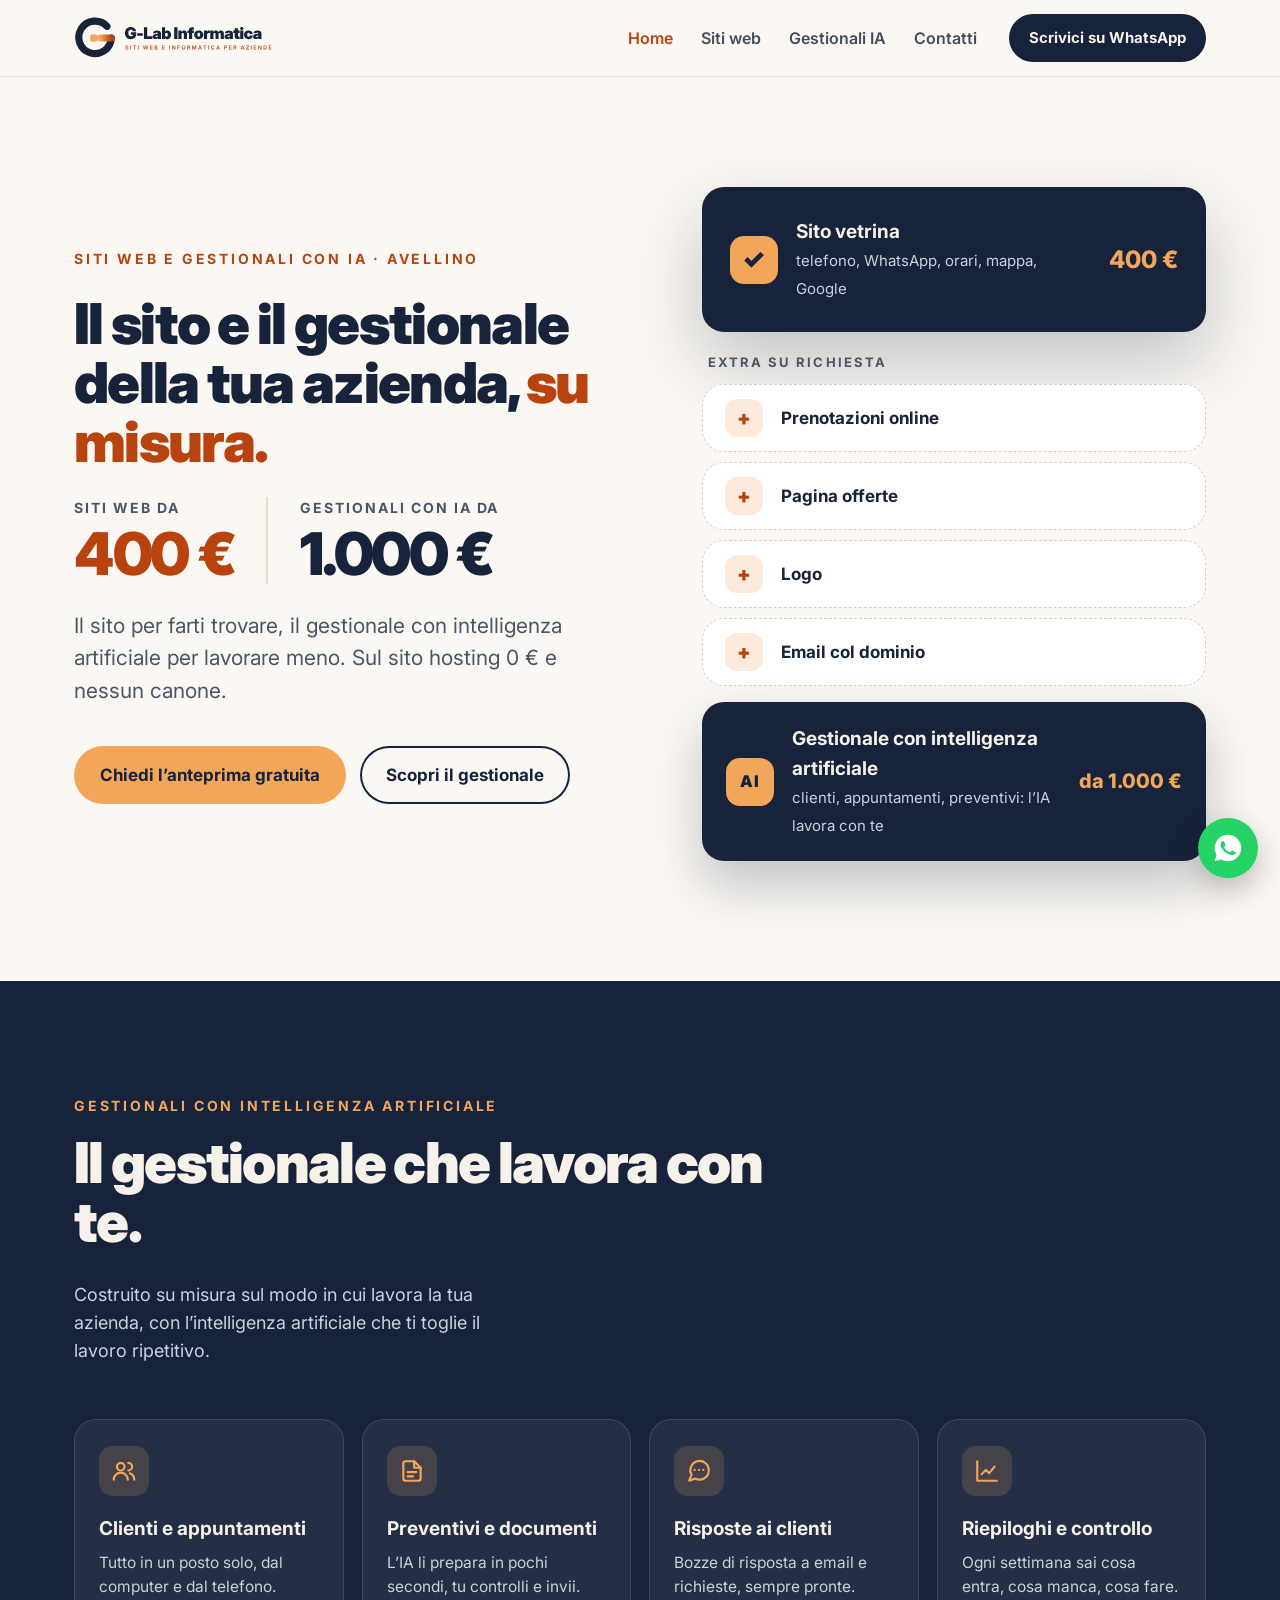
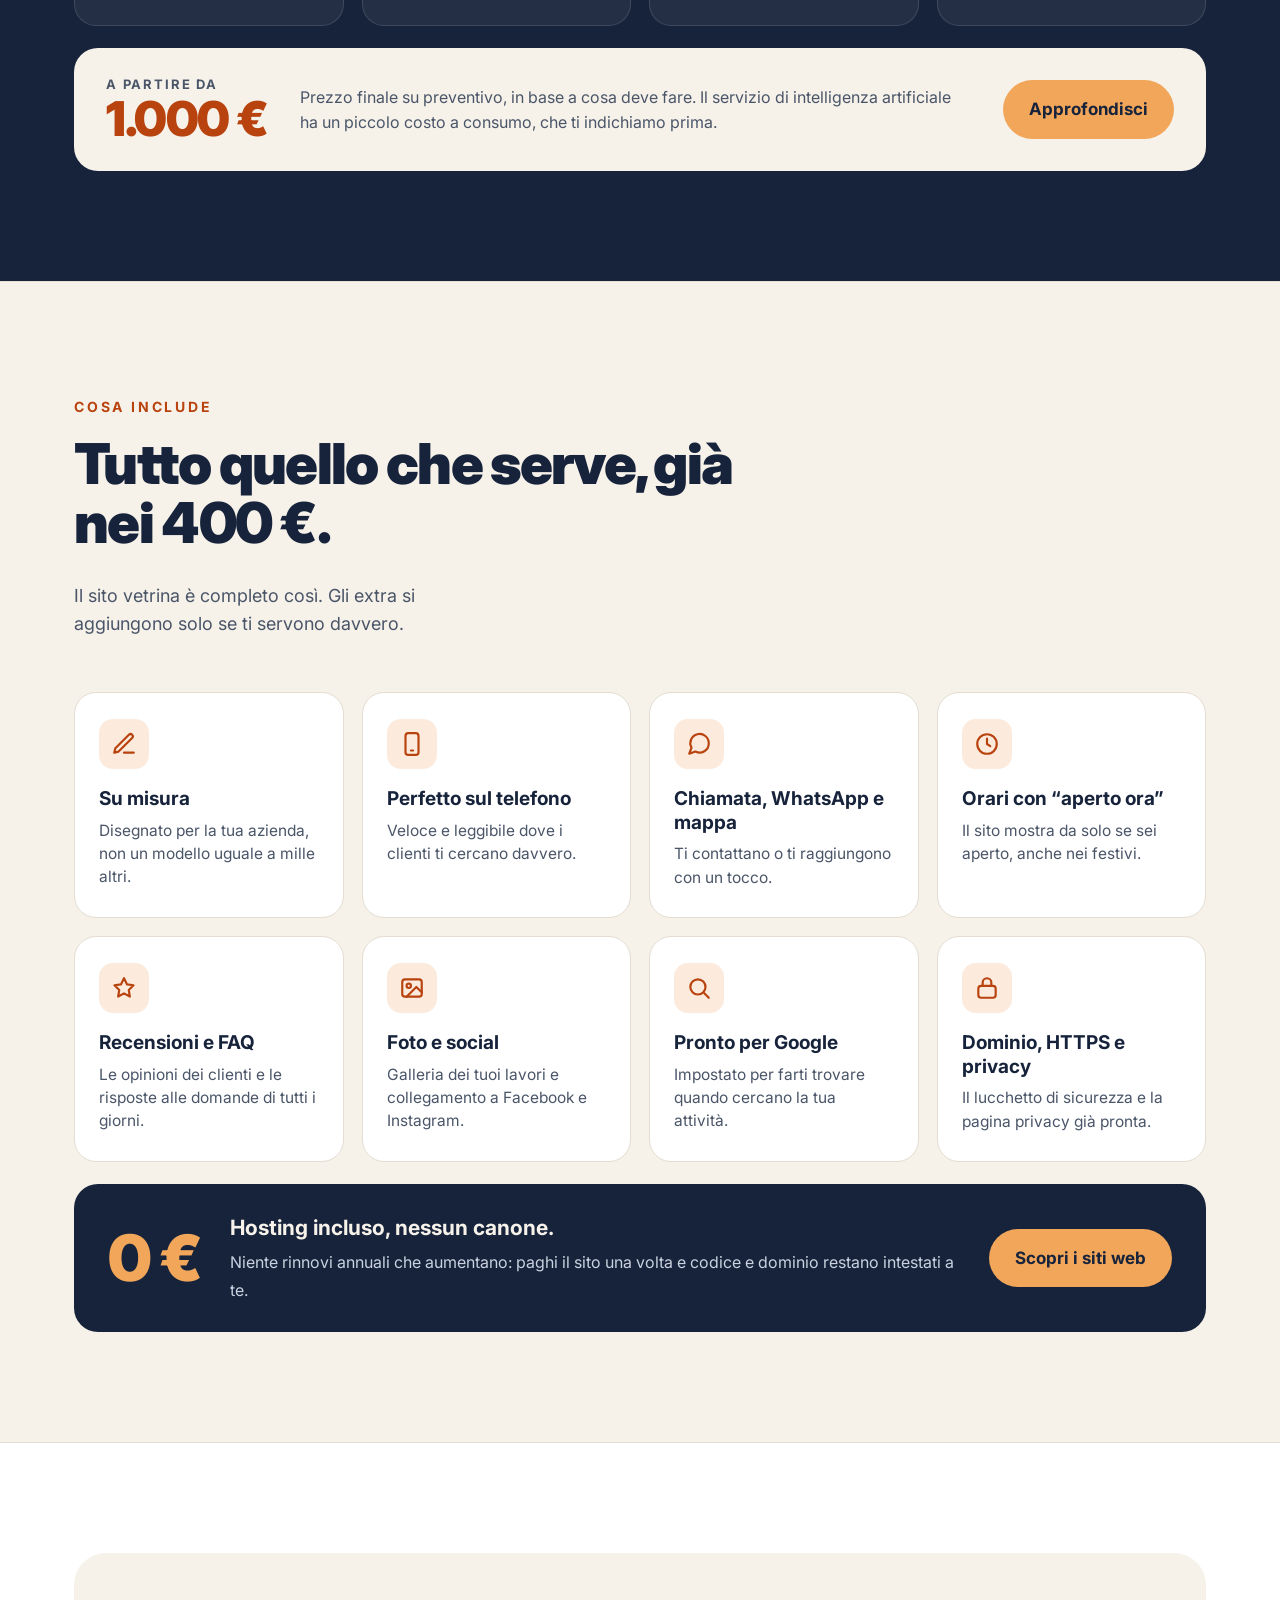
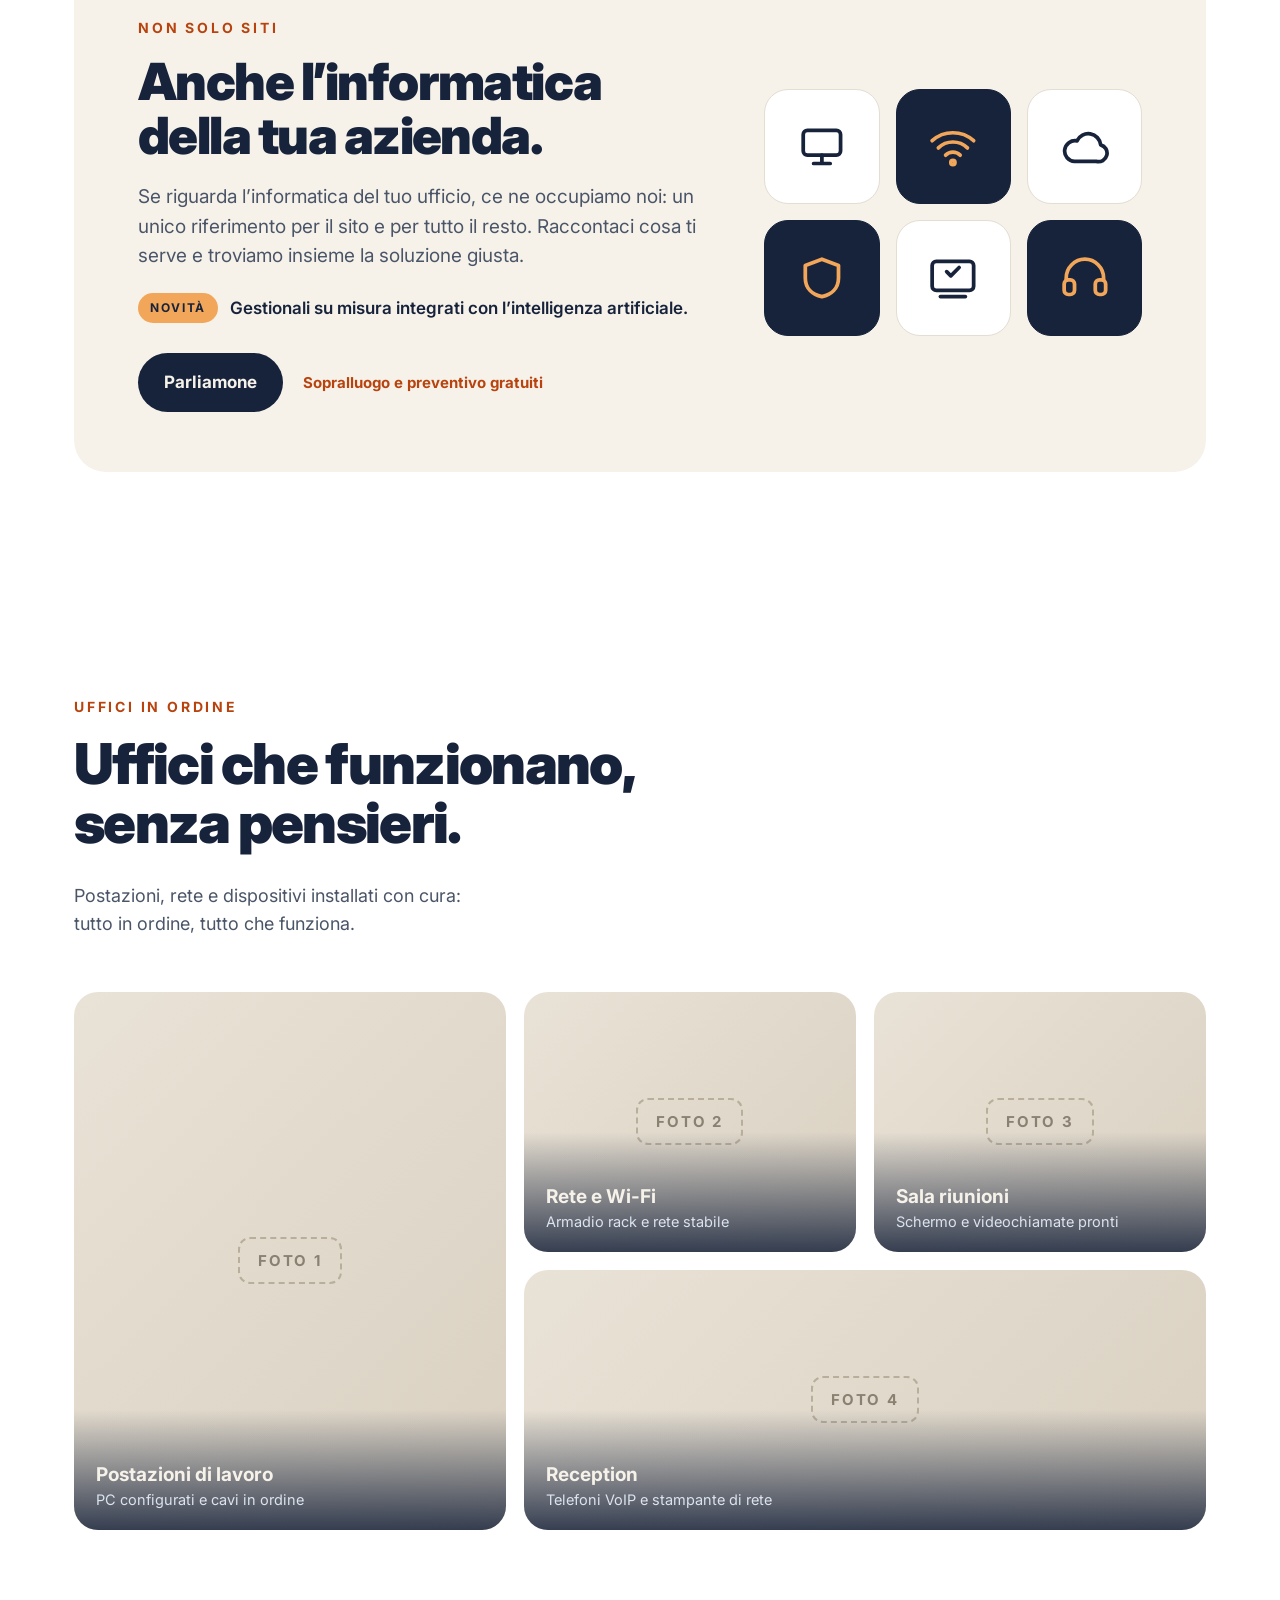
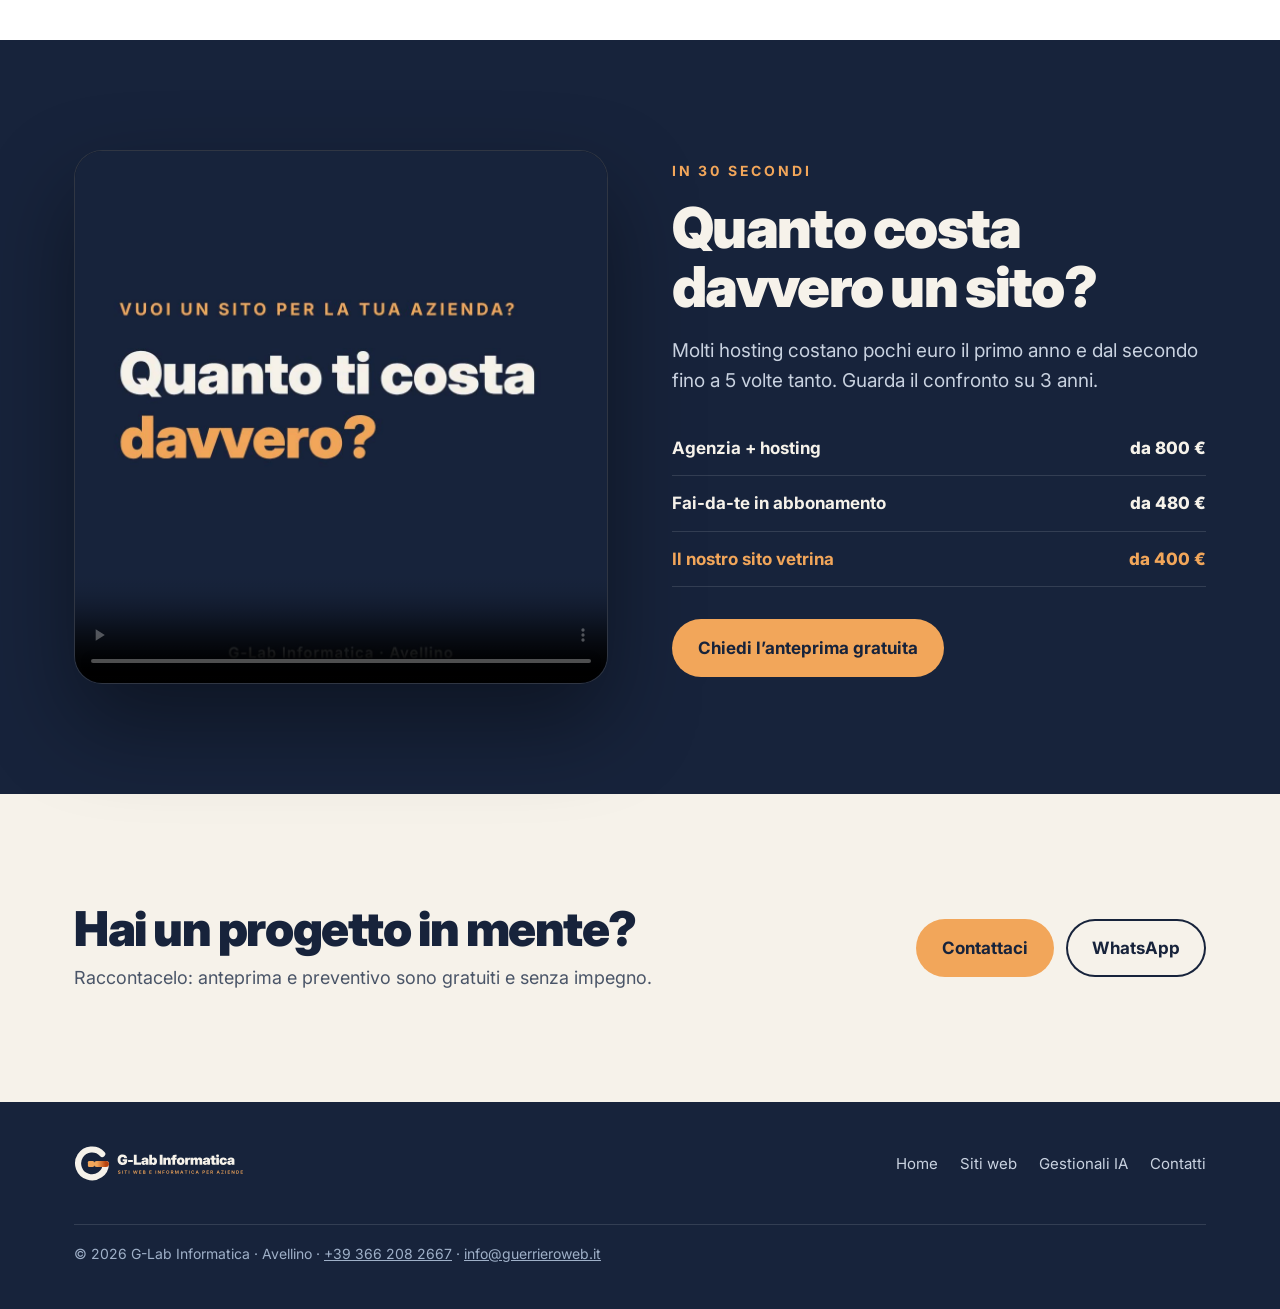
<file: index.html>
<!doctype html>
<html lang="it">
<head>
<meta charset="utf-8">
<meta name="viewport" content="width=device-width,initial-scale=1">
<meta name="robots" content="noindex">
<title>G-Lab Informatica - Siti web e gestionali con IA per aziende ad Avellino</title>
<meta name="description" content="G-Lab Informatica, Avellino: siti web per aziende da 400 €, gestionali su misura con intelligenza artificiale e servizi informatici. Preventivo gratuito.">
<link rel="icon" href="favicon.ico">
<link rel="preconnect" href="https://fonts.googleapis.com"><link rel="preconnect" href="https://fonts.gstatic.com" crossorigin>
<link rel="stylesheet" href="https://fonts.googleapis.com/css2?family=Inter:wght@400;500;600;700;800;900&display=swap">
<link rel="stylesheet" href="css/stile.css">
</head>
<body>
<header class="top"><div class="w">
<a class="logo" href="index.html"><img src="img/logo-glab.svg" alt="G-Lab Informatica - Siti web e informatica per aziende"></a>
<nav class="nav" id="menu"><a href="index.html" class="on" aria-current="page">Home</a><a href="siti.html">Siti web</a><a href="gestionali.html">Gestionali IA</a><a href="contatti.html">Contatti</a></nav>
<a class="btn nv" href="https://wa.me/393662082667">Scrivici su WhatsApp</a>
<button class="mb" aria-label="Apri il menu" aria-expanded="false" aria-controls="menu"><svg width="26" height="26" viewBox="0 0 24 24" fill="none" stroke="#17233B" stroke-width="2.2" stroke-linecap="round"><path d="M4 7h16M4 12h16M4 17h16"/></svg></button>
</div></header>
<main>
<section class="hero chiaro" id="hero"><div class="w">
<div>
<span class="eb">Siti web e gestionali con IA · Avellino</span>
<h1>Il sito e il gestionale della tua azienda, <span>su misura.</span></h1>
<div class="prz"><div><small>Siti web da</small><b>400&nbsp;€</b></div><div class="pai"><small>Gestionali con IA da</small><b>1.000&nbsp;€</b></div></div>
<p class="lead">Il sito per farti trovare, il gestionale con intelligenza artificiale per lavorare meno. Sul sito <span style="white-space:nowrap">hosting 0 €</span> e nessun canone.</p>
<div class="cta"><a class="btn or" href="contatti.html">Chiedi l’anteprima gratuita</a><a class="btn gh" href="#ia">Scopri il gestionale</a></div>
</div>
<div class="slots">
<div class="sl base"><div class="ic">✓</div><div><b>Sito vetrina</b><span>telefono, WhatsApp, orari, mappa, Google</span></div><em>400 €</em></div>
<p class="lbl">Extra su richiesta</p>
<div class="sl sm"><div class="ic">+</div><div><b>Prenotazioni online</b></div></div>
<div class="sl sm"><div class="ic">+</div><div><b>Pagina offerte</b></div></div>
<div class="sl sm"><div class="ic">+</div><div><b>Logo</b></div></div>
<div class="sl sm"><div class="ic">+</div><div><b>Email col dominio</b></div></div>
<a class="sl ai" href="#ia"><div class="ic">AI</div><div><b>Gestionale con intelligenza artificiale</b><span>clienti, appuntamenti, preventivi: l’IA lavora con te</span></div><em>da 1.000 €</em></a>
</div>
</div></section><section class="ia" id="ia"><div class="w">
<div class="head"><div><span class="eb">Gestionali con intelligenza artificiale</span><h2>Il gestionale che lavora con te.</h2></div><p>Costruito su misura sul modo in cui lavora la tua azienda, con l’intelligenza artificiale che ti toglie il lavoro ripetitivo.</p></div>
<div class="iag"><div class="iac"><i><svg viewBox="0 0 24 24" fill="none" stroke="currentColor" stroke-width="2" stroke-linecap="round" stroke-linejoin="round"><circle cx="9" cy="8" r="3.5"/><path d="M2.5 20a6.5 6.5 0 0 1 13 0"/><path d="M16 4.5a3.5 3.5 0 0 1 0 7M21.5 20a6.5 6.5 0 0 0-4-6"/></svg></i><b>Clienti e appuntamenti</b><span>Tutto in un posto solo, dal computer e dal telefono.</span></div><div class="iac"><i><svg viewBox="0 0 24 24" fill="none" stroke="currentColor" stroke-width="2" stroke-linecap="round" stroke-linejoin="round"><path d="M14 3H6a2 2 0 0 0-2 2v14a2 2 0 0 0 2 2h12a2 2 0 0 0 2-2V9Z"/><path d="M14 3v6h6M8 13h8M8 17h5"/></svg></i><b>Preventivi e documenti</b><span>L’IA li prepara in pochi secondi, tu controlli e invii.</span></div><div class="iac"><i><svg viewBox="0 0 24 24" fill="none" stroke="currentColor" stroke-width="2" stroke-linecap="round" stroke-linejoin="round"><path d="M21 11.5a8.4 8.4 0 0 1-12.3 7.4L3 21l2.1-5.6A8.5 8.5 0 1 1 21 11.5Z"/><path d="M8 11h.01M12 11h.01M16 11h.01"/></svg></i><b>Risposte ai clienti</b><span>Bozze di risposta a email e richieste, sempre pronte.</span></div><div class="iac"><i><svg viewBox="0 0 24 24" fill="none" stroke="currentColor" stroke-width="2" stroke-linecap="round" stroke-linejoin="round"><path d="M3 3v18h18"/><path d="m7 15 4-4 3 3 5-6"/></svg></i><b>Riepiloghi e controllo</b><span>Ogni settimana sai cosa entra, cosa manca, cosa fare.</span></div></div>
<div class="iab"><div><small>A partire da</small><b>1.000&nbsp;€</b></div><p>Prezzo finale su preventivo, in base a cosa deve fare. Il servizio di intelligenza artificiale ha un piccolo costo a consumo, che ti indichiamo prima.</p><a class="btn or" href="gestionali.html">Approfondisci</a></div>
</div></section><section class="incluso" id="incluso"><div class="w">
<div class="head"><div><span class="eb">Cosa include</span><h2>Tutto quello che serve, già nei 400&nbsp;€.</h2></div><p>Il sito vetrina è completo così. Gli extra si aggiungono solo se ti servono davvero.</p></div>
<div class="incg"><div class="inc"><i><svg viewBox="0 0 24 24" fill="none" stroke="currentColor" stroke-width="2" stroke-linecap="round" stroke-linejoin="round"><path d="M12 20h9"/><path d="M16.5 3.5a2.1 2.1 0 0 1 3 3L7 19l-4 1 1-4Z"/></svg></i><b>Su misura</b><span>Disegnato per la tua azienda, non un modello uguale a mille altri.</span></div><div class="inc"><i><svg viewBox="0 0 24 24" fill="none" stroke="currentColor" stroke-width="2" stroke-linecap="round" stroke-linejoin="round"><rect x="6" y="2" width="12" height="20" rx="2.5"/><path d="M11 18h2"/></svg></i><b>Perfetto sul telefono</b><span>Veloce e leggibile dove i clienti ti cercano davvero.</span></div><div class="inc"><i><svg viewBox="0 0 24 24" fill="none" stroke="currentColor" stroke-width="2" stroke-linecap="round" stroke-linejoin="round"><path d="M21 11.5a8.4 8.4 0 0 1-12.3 7.4L3 21l2.1-5.6A8.5 8.5 0 1 1 21 11.5Z"/></svg></i><b>Chiamata, WhatsApp e mappa</b><span>Ti contattano o ti raggiungono con un tocco.</span></div><div class="inc"><i><svg viewBox="0 0 24 24" fill="none" stroke="currentColor" stroke-width="2" stroke-linecap="round" stroke-linejoin="round"><circle cx="12" cy="12" r="9"/><path d="M12 7v5l3 2"/></svg></i><b>Orari con “aperto ora”</b><span>Il sito mostra da solo se sei aperto, anche nei festivi.</span></div><div class="inc"><i><svg viewBox="0 0 24 24" fill="none" stroke="currentColor" stroke-width="2" stroke-linecap="round" stroke-linejoin="round"><path d="M12 3l2.7 5.6 6.1.9-4.4 4.3 1 6.1L12 17l-5.4 2.9 1-6.1L3.2 9.5l6.1-.9Z"/></svg></i><b>Recensioni e FAQ</b><span>Le opinioni dei clienti e le risposte alle domande di tutti i giorni.</span></div><div class="inc"><i><svg viewBox="0 0 24 24" fill="none" stroke="currentColor" stroke-width="2" stroke-linecap="round" stroke-linejoin="round"><rect x="3" y="4" width="18" height="16" rx="2.5"/><circle cx="9" cy="10" r="2"/><path d="m21 16-5-5-9 9"/></svg></i><b>Foto e social</b><span>Galleria dei tuoi lavori e collegamento a Facebook e Instagram.</span></div><div class="inc"><i><svg viewBox="0 0 24 24" fill="none" stroke="currentColor" stroke-width="2" stroke-linecap="round" stroke-linejoin="round"><circle cx="11" cy="11" r="7"/><path d="m21 21-4.3-4.3"/></svg></i><b>Pronto per Google</b><span>Impostato per farti trovare quando cercano la tua attività.</span></div><div class="inc"><i><svg viewBox="0 0 24 24" fill="none" stroke="currentColor" stroke-width="2" stroke-linecap="round" stroke-linejoin="round"><rect x="4" y="10" width="16" height="11" rx="2.5"/><path d="M8 10V7a4 4 0 0 1 8 0v3"/></svg></i><b>Dominio, HTTPS e privacy</b><span>Il lucchetto di sicurezza e la pagina privacy già pronta.</span></div></div>
<div class="hb"><div class="z">0&nbsp;€</div><div><b>Hosting incluso, nessun canone.</b><span>Niente rinnovi annuali che aumentano: paghi il sito una volta e codice e dominio restano intestati a te.</span></div><a class="btn nv" href="siti.html">Scopri i siti web</a></div>
</div></section><section class="info" id="informatica"><div class="w"><div class="ib">
<div>
<span class="eb">Non solo siti</span>
<h2>Anche l’informatica della tua azienda.</h2>
<p>Se riguarda l’informatica del tuo ufficio, ce ne occupiamo noi: un unico riferimento per il sito e per tutto il resto. Raccontaci cosa ti serve e troviamo insieme la soluzione giusta.</p>
<p class="nuovo"><b>Novità</b>Gestionali su misura integrati con l’intelligenza artificiale.</p>
<div class="cta"><a class="btn nv" href="contatti.html">Parliamone</a><span>Sopralluogo e preventivo gratuiti</span></div>
</div>
<div class="ig"><i><svg viewBox="0 0 24 24" fill="none" stroke="currentColor" stroke-width="1.8" stroke-linecap="round" stroke-linejoin="round"><rect x="3" y="4" width="18" height="12" rx="2"/><path d="M8 20h8M12 16v4"/></svg></i><i><svg viewBox="0 0 24 24" fill="none" stroke="currentColor" stroke-width="1.8" stroke-linecap="round" stroke-linejoin="round"><path d="M5 12.5a10 10 0 0 1 14 0"/><path d="M8.5 16a5 5 0 0 1 7 0"/><path d="M2 9a15 15 0 0 1 20 0"/><circle cx="12" cy="19.5" r="1"/></svg></i><i><svg viewBox="0 0 24 24" fill="none" stroke="currentColor" stroke-width="1.8" stroke-linecap="round" stroke-linejoin="round"><path d="M17.5 19H7a5 5 0 1 1 1.2-9.9A6 6 0 0 1 19.6 11 4 4 0 0 1 17.5 19Z"/></svg></i><i><svg viewBox="0 0 24 24" fill="none" stroke="currentColor" stroke-width="1.8" stroke-linecap="round" stroke-linejoin="round"><path d="M12 3l8 3v6c0 5-3.5 8-8 9-4.5-1-8-4-8-9V6Z"/></svg></i><i><svg viewBox="0 0 24 24" fill="none" stroke="currentColor" stroke-width="1.8" stroke-linecap="round" stroke-linejoin="round"><rect x="2" y="4" width="20" height="14" rx="2"/><path d="M6 21h12"/><path d="m9 9 2 2 4-4"/></svg></i><i><svg viewBox="0 0 24 24" fill="none" stroke="currentColor" stroke-width="1.8" stroke-linecap="round" stroke-linejoin="round"><path d="M3 13v-1a9 9 0 0 1 18 0v1"/><rect x="2" y="13" width="5" height="7" rx="2"/><rect x="17" y="13" width="5" height="7" rx="2"/></svg></i></div>
</div></div></section>
<section class="uffici" id="uffici"><div class="w">
<div class="head"><div><span class="eb">Uffici in ordine</span><h2>Uffici che funzionano, senza pensieri.</h2></div><p>Postazioni, rete e dispositivi installati con cura: tutto in ordine, tutto che funziona.</p></div>
<div class="ufg"><figure class="uf big"><div class="ph-uf"><span>Foto 1</span></div><figcaption><b>Postazioni di lavoro</b><span>PC configurati e cavi in ordine</span></figcaption></figure><figure class="uf"><div class="ph-uf"><span>Foto 2</span></div><figcaption><b>Rete e Wi-Fi</b><span>Armadio rack e rete stabile</span></figcaption></figure><figure class="uf"><div class="ph-uf"><span>Foto 3</span></div><figcaption><b>Sala riunioni</b><span>Schermo e videochiamate pronti</span></figcaption></figure><figure class="uf"><div class="ph-uf"><span>Foto 4</span></div><figcaption><b>Reception</b><span>Telefoni VoIP e stampante di rete</span></figcaption></figure></div>
</div></section>
<section class="vid" id="video"><div class="w vg">
<div class="vbox"><video src="video/quanto-costa.mp4" poster="video/quanto-costa.jpg" autoplay muted loop playsinline controls preload="metadata" aria-label="Video: quanto costa davvero un sito in 3 anni"></video></div>
<div>
<span class="eb">In 30 secondi</span>
<h2>Quanto costa davvero un sito?</h2>
<p class="lead2">Molti hosting costano pochi euro il primo anno e dal secondo fino a 5 volte tanto. Guarda il confronto su 3 anni.</p>
<ul class="vl"><li><b>Agenzia + hosting</b><span>da 800 €</span></li><li><b>Fai-da-te in abbonamento</b><span>da 480 €</span></li><li class="me"><b>Il nostro sito vetrina</b><span>da 400 €</span></li></ul>
<a class="btn or" href="contatti.html">Chiedi l’anteprima gratuita</a>
</div>
</div></section><section class="cband"><div class="w cb"><div><h2>Hai un progetto in mente?</h2><p>Raccontacelo: anteprima e preventivo sono gratuiti e senza impegno.</p></div><div class="az"><a class="btn or" href="contatti.html">Contattaci</a><a class="btn gh" href="https://wa.me/393662082667">WhatsApp</a></div></div></section>
</main>
<footer><div class="w"><img src="img/logo-glab-chiaro.svg" alt="G-Lab Informatica"><nav class="fl"><a href="index.html">Home</a><a href="siti.html">Siti web</a><a href="gestionali.html">Gestionali IA</a><a href="contatti.html">Contatti</a></nav><p class="cp">© 2026 G-Lab Informatica · Avellino · <a href="tel:+393662082667" style="color:inherit">+39 366 208 2667</a> · <a href="mailto:info@guerrieroweb.it" style="color:inherit">info@guerrieroweb.it</a></p></div></footer>
<a class="wa" href="https://wa.me/393662082667" aria-label="Scrivici su WhatsApp"><svg width="32" height="32" viewBox="0 0 24 24" fill="#fff"><path d="M12 2a10 10 0 0 0-8.6 15.1L2 22l5-1.3A10 10 0 1 0 12 2zm5.3 14.1c-.2.6-1.3 1.2-1.8 1.2-.5.1-1 .1-3.3-.8-2.8-1.1-4.5-3.9-4.7-4.1-.1-.2-1.1-1.5-1.1-2.9s.7-2 1-2.3c.2-.3.5-.3.7-.3h.5c.2 0 .4 0 .6.5l.9 2.1c.1.2.1.4 0 .5l-.4.6-.4.4c-.1.2-.3.3-.1.6.2.3.8 1.3 1.7 2.1 1.2 1 2.1 1.3 2.4 1.5.3.1.5.1.6-.1l.9-1c.2-.3.4-.2.7-.1l2 1c.3.1.5.2.5.3.1.2.1.7-.1 1.3z"/></svg></a>
<script src="js/main.js"></script>
</body>
</html>
</file>
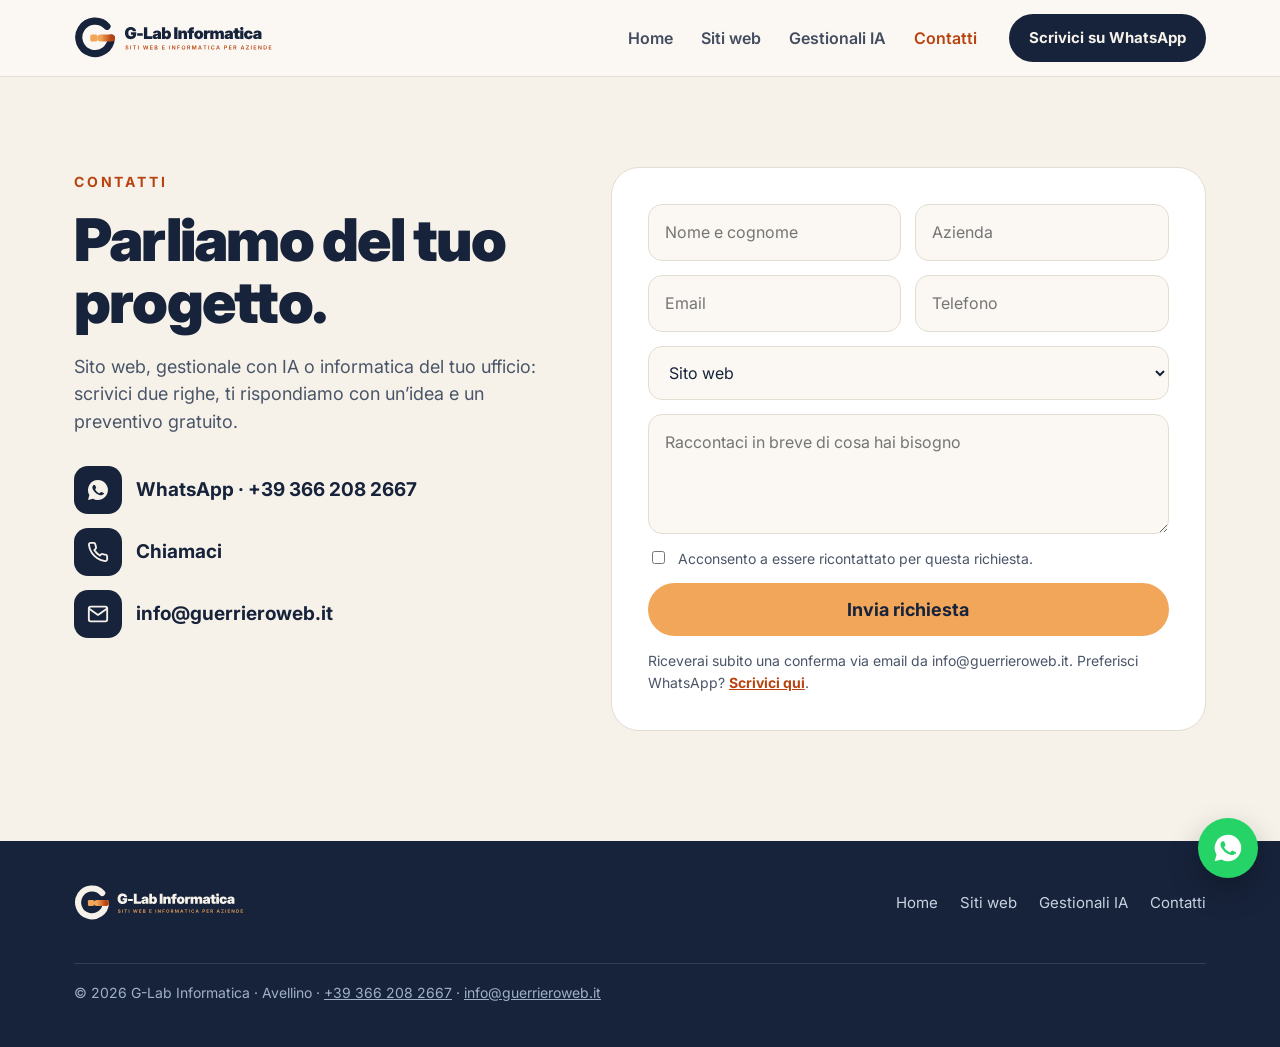
<file: contatti.html>
<!doctype html>
<html lang="it">
<head>
<meta charset="utf-8">
<meta name="viewport" content="width=device-width,initial-scale=1">
<meta name="robots" content="noindex">
<title>Contatti - G-Lab Informatica, Avellino</title>
<meta name="description" content="Contatta G-Lab Informatica: siti web, gestionali con intelligenza artificiale e informatica per aziende ad Avellino. Preventivo gratuito.">
<link rel="icon" href="favicon.ico">
<link rel="preconnect" href="https://fonts.googleapis.com"><link rel="preconnect" href="https://fonts.gstatic.com" crossorigin>
<link rel="stylesheet" href="https://fonts.googleapis.com/css2?family=Inter:wght@400;500;600;700;800;900&display=swap">
<link rel="stylesheet" href="css/stile.css">
</head>
<body>
<header class="top"><div class="w">
<a class="logo" href="index.html"><img src="img/logo-glab.svg" alt="G-Lab Informatica - Siti web e informatica per aziende"></a>
<nav class="nav" id="menu"><a href="index.html">Home</a><a href="siti.html">Siti web</a><a href="gestionali.html">Gestionali IA</a><a href="contatti.html" class="on" aria-current="page">Contatti</a></nav>
<a class="btn nv" href="https://wa.me/393662082667">Scrivici su WhatsApp</a>
<button class="mb" aria-label="Apri il menu" aria-expanded="false" aria-controls="menu"><svg width="26" height="26" viewBox="0 0 24 24" fill="none" stroke="#17233B" stroke-width="2.2" stroke-linecap="round"><path d="M4 7h16M4 12h16M4 17h16"/></svg></button>
</div></header>
<main>
<section class="contatti ctp"><div class="w ct">
<div>
<span class="eb">Contatti</span>
<h1 style="font-size:clamp(40px,4.6vw,62px);margin:14px 0 20px">Parliamo del tuo progetto.</h1>
<p class="lead" style="color:var(--muted)">Sito web, gestionale con IA o informatica del tuo ufficio: scrivici due righe, ti rispondiamo con un’idea e un preventivo gratuito.</p>
<div class="ci" style="margin-top:30px">
<a href="https://wa.me/393662082667"><i><svg width="24" height="24" viewBox="0 0 24 24" fill="#F6F2EA"><path d="M12 2a10 10 0 0 0-8.6 15.1L2 22l5-1.3A10 10 0 1 0 12 2zm5.3 14.1c-.2.6-1.3 1.2-1.8 1.2-.5.1-1 .1-3.3-.8-2.8-1.1-4.5-3.9-4.7-4.1-.1-.2-1.1-1.5-1.1-2.9s.7-2 1-2.3c.2-.3.5-.3.7-.3h.5c.2 0 .4 0 .6.5l.9 2.1c.1.2.1.4 0 .5l-.4.6-.4.4c-.1.2-.3.3-.1.6.2.3.8 1.3 1.7 2.1 1.2 1 2.1 1.3 2.4 1.5.3.1.5.1.6-.1l.9-1c.2-.3.4-.2.7-.1l2 1c.3.1.5.2.5.3.1.2.1.7-.1 1.3z"/></svg></i>WhatsApp · +39 366 208 2667</a>
<a href="tel:+393662082667"><i><svg width="22" height="22" viewBox="0 0 24 24" fill="none" stroke="#F6F2EA" stroke-width="2" stroke-linecap="round" stroke-linejoin="round"><path d="M22 16.9v3a2 2 0 0 1-2.2 2 19.8 19.8 0 0 1-8.6-3.1 19.5 19.5 0 0 1-6-6A19.8 19.8 0 0 1 2.1 4.2 2 2 0 0 1 4.1 2h3a2 2 0 0 1 2 1.7c.1 1 .4 1.9.7 2.8a2 2 0 0 1-.5 2.1L8 9.9a16 16 0 0 0 6 6l1.3-1.3a2 2 0 0 1 2.1-.4c.9.3 1.8.6 2.8.7a2 2 0 0 1 1.7 2z"/></svg></i>Chiamaci</a>
<a href="mailto:info@guerrieroweb.it"><i><svg width="22" height="22" viewBox="0 0 24 24" fill="none" stroke="#F6F2EA" stroke-width="2" stroke-linecap="round" stroke-linejoin="round"><rect x="2" y="4" width="20" height="16" rx="2"/><path d="m22 6-10 7L2 6"/></svg></i>info@guerrieroweb.it</a>
</div>
</div>
<form id="prev" novalidate>
<input id="fNome" placeholder="Nome e cognome" autocomplete="name" maxlength="80" required>
<input id="fAz" placeholder="Azienda" autocomplete="organization" maxlength="80">
<input id="fEmail" type="email" placeholder="Email" autocomplete="email" maxlength="120" required>
<input id="fTel" type="tel" placeholder="Telefono" autocomplete="tel" maxlength="25">
<select id="fTipo" class="f"><option>Sito web</option><option>Gestionale con intelligenza artificiale</option><option>Informatica per l’ufficio</option><option>Altro</option></select>
<textarea id="fMsg" class="f" placeholder="Raccontaci in breve di cosa hai bisogno" maxlength="2000"></textarea>
<div class="trappola" aria-hidden="true" style="position:absolute;left:-9999px"><label for="fSito">Non compilare</label><input id="fSito" tabindex="-1" autocomplete="off"></div>
<label class="f" style="display:flex;gap:10px;align-items:flex-start;font-size:14px;color:var(--muted)"><input type="checkbox" id="fOk" style="width:auto;margin-top:3px"><span>Acconsento a essere ricontattato per questa richiesta.</span></label>
<p class="f" id="fErr" role="alert" style="color:#B3261E;font-size:15px;margin:0;display:none"></p>
<button class="btn or f" type="submit" id="fInvia">Invia richiesta</button>
<small class="f">Riceverai subito una conferma via email da info@guerrieroweb.it. Preferisci WhatsApp? <a href="https://wa.me/393662082667" style="color:var(--rust);font-weight:700">Scrivici qui</a>.</small>
<p class="f" id="fOkMsg" style="display:none;background:#E6F1E5;color:#2E7D2A;border-radius:14px;padding:16px 18px;font-weight:600;margin:0">Grazie! Abbiamo ricevuto la tua richiesta: controlla la tua email, ti abbiamo scritto da info@guerrieroweb.it.</p>
</form>
</div></section>
</main>
<footer><div class="w"><img src="img/logo-glab-chiaro.svg" alt="G-Lab Informatica"><nav class="fl"><a href="index.html">Home</a><a href="siti.html">Siti web</a><a href="gestionali.html">Gestionali IA</a><a href="contatti.html">Contatti</a></nav><p class="cp">© 2026 G-Lab Informatica · Avellino · <a href="tel:+393662082667" style="color:inherit">+39 366 208 2667</a> · <a href="mailto:info@guerrieroweb.it" style="color:inherit">info@guerrieroweb.it</a></p></div></footer>
<a class="wa" href="https://wa.me/393662082667" aria-label="Scrivici su WhatsApp"><svg width="32" height="32" viewBox="0 0 24 24" fill="#fff"><path d="M12 2a10 10 0 0 0-8.6 15.1L2 22l5-1.3A10 10 0 1 0 12 2zm5.3 14.1c-.2.6-1.3 1.2-1.8 1.2-.5.1-1 .1-3.3-.8-2.8-1.1-4.5-3.9-4.7-4.1-.1-.2-1.1-1.5-1.1-2.9s.7-2 1-2.3c.2-.3.5-.3.7-.3h.5c.2 0 .4 0 .6.5l.9 2.1c.1.2.1.4 0 .5l-.4.6-.4.4c-.1.2-.3.3-.1.6.2.3.8 1.3 1.7 2.1 1.2 1 2.1 1.3 2.4 1.5.3.1.5.1.6-.1l.9-1c.2-.3.4-.2.7-.1l2 1c.3.1.5.2.5.3.1.2.1.7-.1 1.3z"/></svg></a>
<script src="js/main.js"></script>
</body>
</html>
</file>
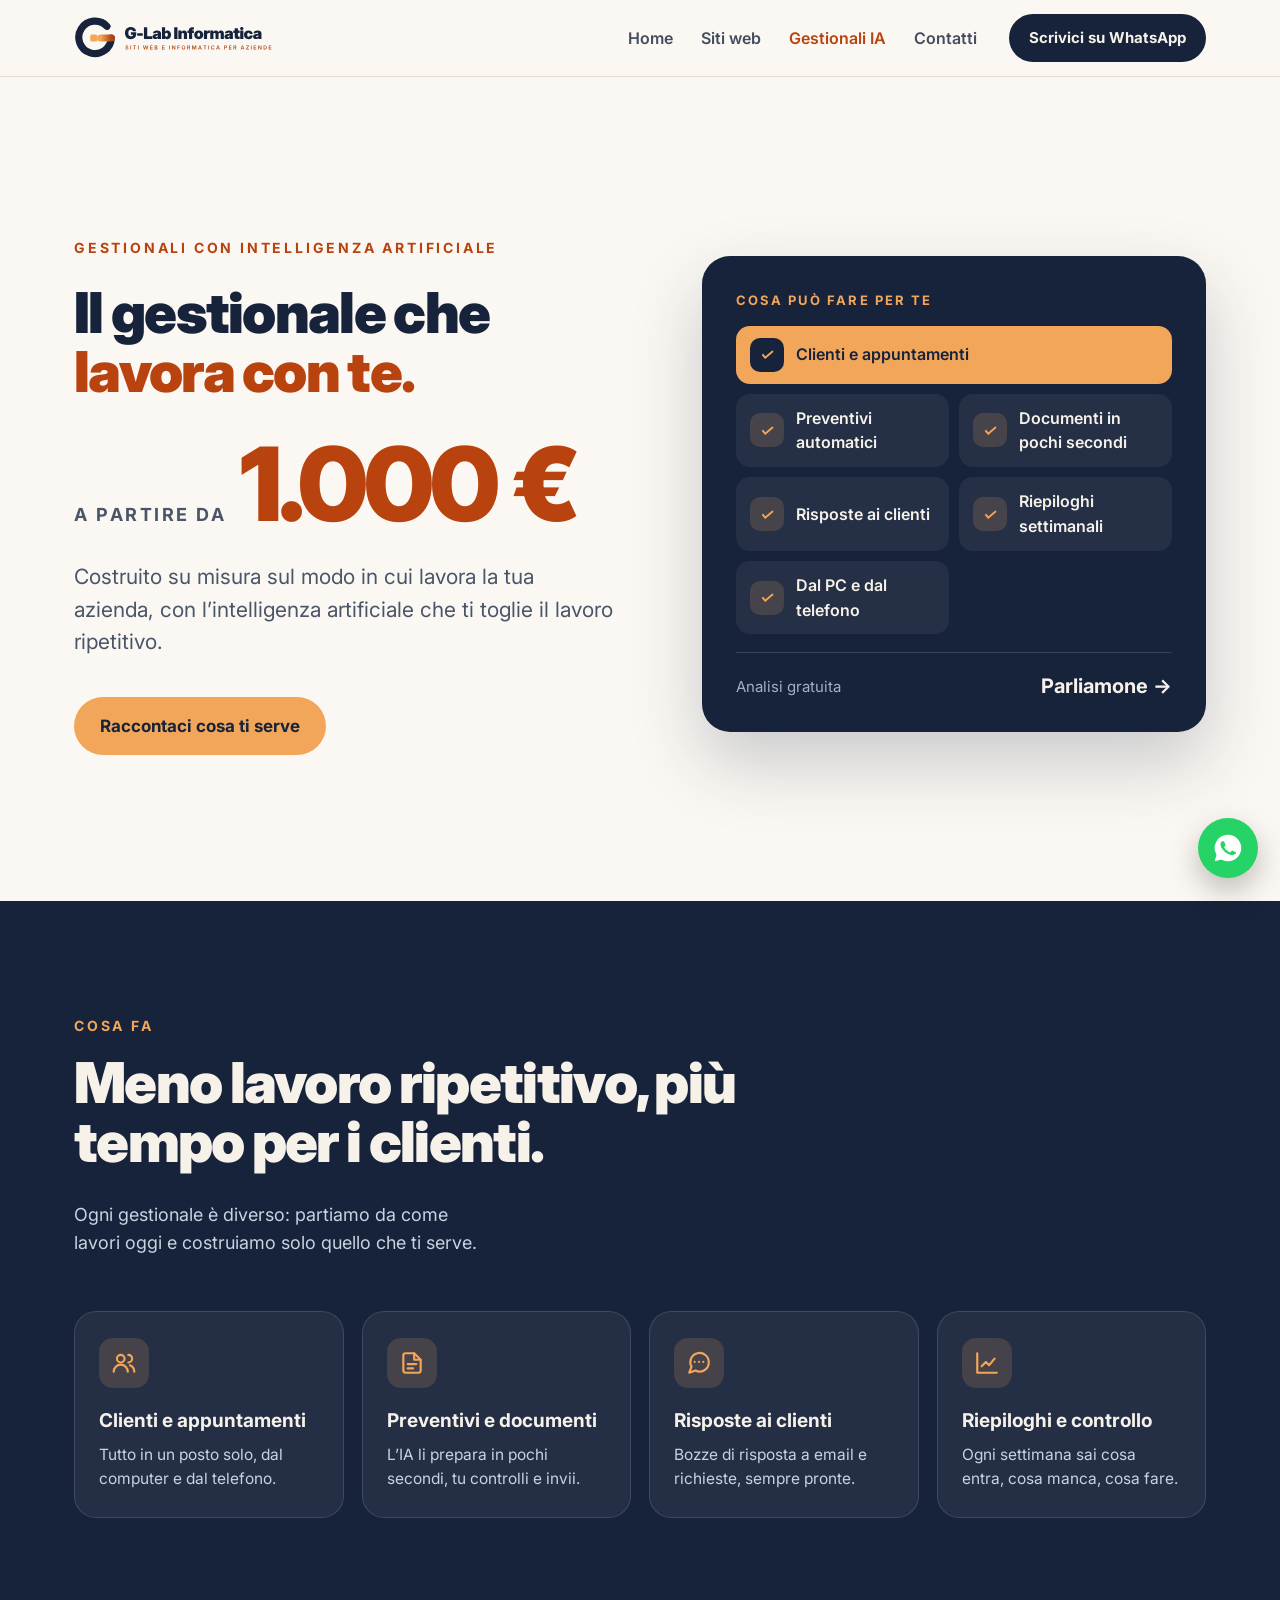
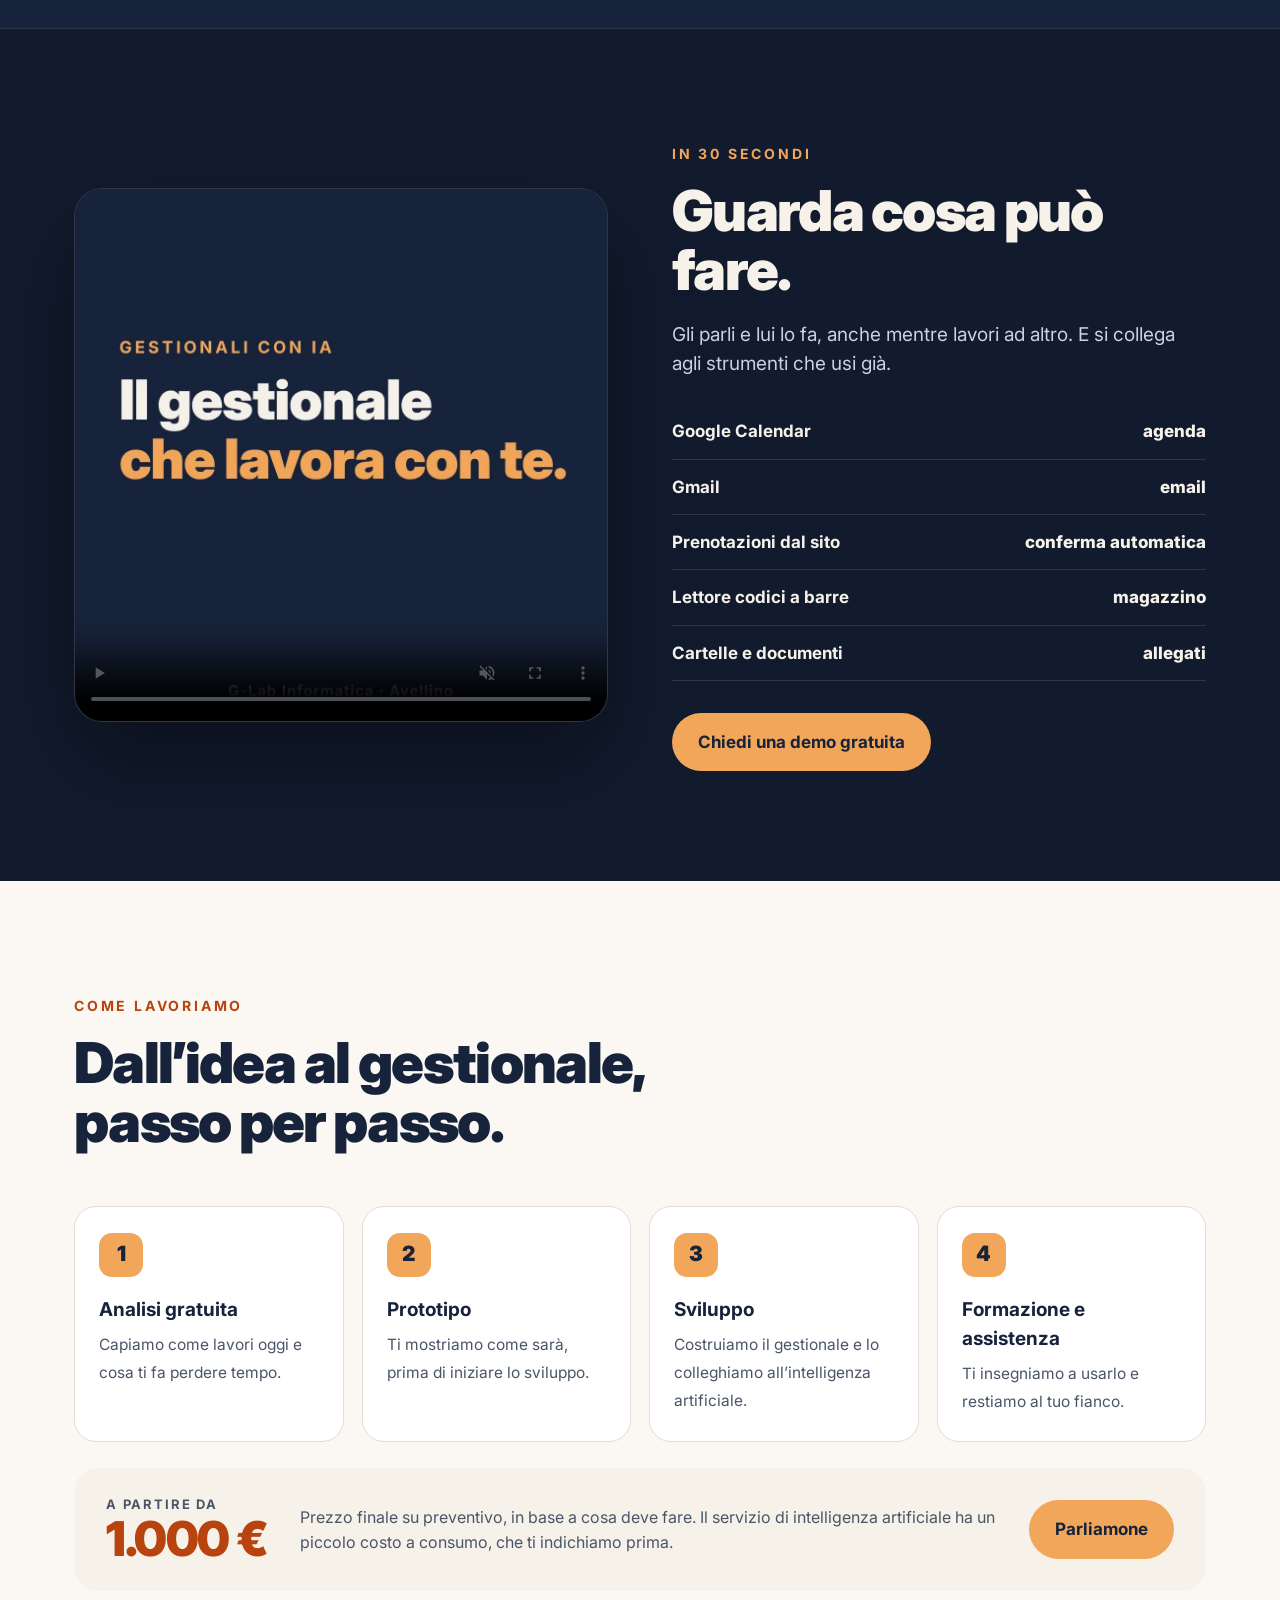
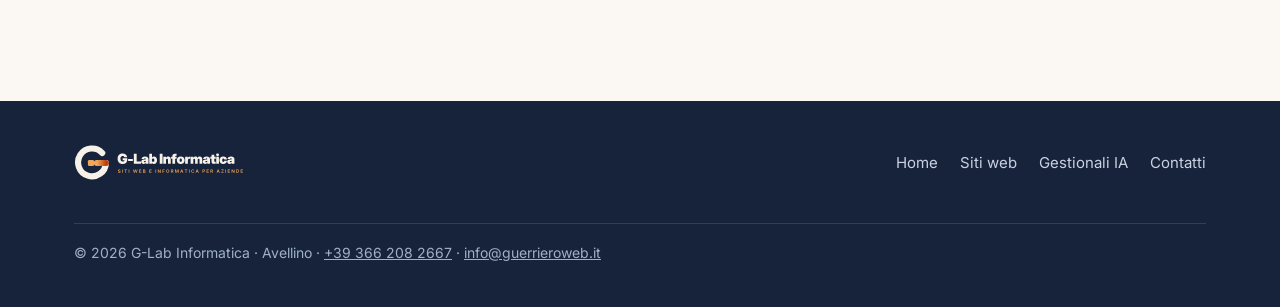
<file: gestionali.html>
<!doctype html>
<html lang="it">
<head>
<meta charset="utf-8">
<meta name="viewport" content="width=device-width,initial-scale=1">
<meta name="robots" content="noindex">
<title>Gestionali su misura con intelligenza artificiale - G-Lab Informatica</title>
<meta name="description" content="Gestionali su misura con intelligenza artificiale per aziende: clienti, appuntamenti, preventivi e documenti. Da 1.000 €. G-Lab Informatica, Avellino.">
<link rel="icon" href="favicon.ico">
<link rel="preconnect" href="https://fonts.googleapis.com"><link rel="preconnect" href="https://fonts.gstatic.com" crossorigin>
<link rel="stylesheet" href="https://fonts.googleapis.com/css2?family=Inter:wght@400;500;600;700;800;900&display=swap">
<link rel="stylesheet" href="css/stile.css">
</head>
<body>
<header class="top"><div class="w">
<a class="logo" href="index.html"><img src="img/logo-glab.svg" alt="G-Lab Informatica - Siti web e informatica per aziende"></a>
<nav class="nav" id="menu"><a href="index.html">Home</a><a href="siti.html">Siti web</a><a href="gestionali.html" class="on" aria-current="page">Gestionali IA</a><a href="contatti.html">Contatti</a></nav>
<a class="btn nv" href="https://wa.me/393662082667">Scrivici su WhatsApp</a>
<button class="mb" aria-label="Apri il menu" aria-expanded="false" aria-controls="menu"><svg width="26" height="26" viewBox="0 0 24 24" fill="none" stroke="#17233B" stroke-width="2.2" stroke-linecap="round"><path d="M4 7h16M4 12h16M4 17h16"/></svg></button>
</div></header>
<main>
<section class="hero chiaro ph2t" id="hero"><div class="w">
<div>
<span class="eb">Gestionali con intelligenza artificiale</span>
<h1>Il gestionale che <span>lavora con te.</span></h1>
<div class="da"><small>a partire da</small><b>1.000&nbsp;€</b></div>
<p class="lead">Costruito su misura sul modo in cui lavora la tua azienda, con l’intelligenza artificiale che ti toglie il lavoro ripetitivo.</p>
<div class="cta"><a class="btn or" href="contatti.html">Raccontaci cosa ti serve</a></div>
</div>
<div class="pan"><p class="pt">Cosa può fare per te</p><ul>
<li><i>✓</i>Clienti e appuntamenti</li><li><i>✓</i>Preventivi automatici</li><li><i>✓</i>Documenti in pochi secondi</li><li><i>✓</i>Risposte ai clienti</li><li><i>✓</i>Riepiloghi settimanali</li><li><i>✓</i>Dal PC e dal telefono</li>
</ul><a class="pw" href="contatti.html"><span>Analisi gratuita</span><b>Parliamone →</b></a></div>
</div></section>
<section class="ia"><div class="w">
<div class="head"><div><span class="eb">Cosa fa</span><h2>Meno lavoro ripetitivo, più tempo per i clienti.</h2></div><p>Ogni gestionale è diverso: partiamo da come lavori oggi e costruiamo solo quello che ti serve.</p></div>
<div class="iag"><div class="iac"><i><svg viewBox="0 0 24 24" fill="none" stroke="currentColor" stroke-width="2" stroke-linecap="round" stroke-linejoin="round"><circle cx="9" cy="8" r="3.5"/><path d="M2.5 20a6.5 6.5 0 0 1 13 0"/><path d="M16 4.5a3.5 3.5 0 0 1 0 7M21.5 20a6.5 6.5 0 0 0-4-6"/></svg></i><b>Clienti e appuntamenti</b><span>Tutto in un posto solo, dal computer e dal telefono.</span></div><div class="iac"><i><svg viewBox="0 0 24 24" fill="none" stroke="currentColor" stroke-width="2" stroke-linecap="round" stroke-linejoin="round"><path d="M14 3H6a2 2 0 0 0-2 2v14a2 2 0 0 0 2 2h12a2 2 0 0 0 2-2V9Z"/><path d="M14 3v6h6M8 13h8M8 17h5"/></svg></i><b>Preventivi e documenti</b><span>L’IA li prepara in pochi secondi, tu controlli e invii.</span></div><div class="iac"><i><svg viewBox="0 0 24 24" fill="none" stroke="currentColor" stroke-width="2" stroke-linecap="round" stroke-linejoin="round"><path d="M21 11.5a8.4 8.4 0 0 1-12.3 7.4L3 21l2.1-5.6A8.5 8.5 0 1 1 21 11.5Z"/><path d="M8 11h.01M12 11h.01M16 11h.01"/></svg></i><b>Risposte ai clienti</b><span>Bozze di risposta a email e richieste, sempre pronte.</span></div><div class="iac"><i><svg viewBox="0 0 24 24" fill="none" stroke="currentColor" stroke-width="2" stroke-linecap="round" stroke-linejoin="round"><path d="M3 3v18h18"/><path d="m7 15 4-4 3 3 5-6"/></svg></i><b>Riepiloghi e controllo</b><span>Ogni settimana sai cosa entra, cosa manca, cosa fare.</span></div></div>

</div></section>
<section class="vid" id="video" style="border-top:1px solid rgba(255,255,255,.1);background:#121B2E"><div class="w vg">
<div class="vbox"><video src="video/gestionale-ia.mp4" poster="video/gestionale-ia.jpg" autoplay muted loop playsinline controls preload="metadata" aria-label="Video: presentazione del gestionale con intelligenza artificiale"></video></div>
<div>
<span class="eb">In 30 secondi</span>
<h2>Guarda cosa può fare.</h2>
<p class="lead2">Gli parli e lui lo fa, anche mentre lavori ad altro. E si collega agli strumenti che usi già.</p>
<ul class="vl"><li><b>Google Calendar</b><span>agenda</span></li><li><b>Gmail</b><span>email</span></li><li><b>Prenotazioni dal sito</b><span>conferma automatica</span></li><li><b>Lettore codici a barre</b><span>magazzino</span></li><li><b>Cartelle e documenti</b><span>allegati</span></li></ul>
<a class="btn or" href="contatti.html">Chiedi una demo gratuita</a>
</div>
</div></section>
<section><div class="w">
<div class="head"><div><span class="eb">Come lavoriamo</span><h2>Dall’idea al gestionale, passo per passo.</h2></div></div>
<div class="steps4"><div><b>Analisi gratuita</b><span>Capiamo come lavori oggi e cosa ti fa perdere tempo.</span></div><div><b>Prototipo</b><span>Ti mostriamo come sarà, prima di iniziare lo sviluppo.</span></div><div><b>Sviluppo</b><span>Costruiamo il gestionale e lo colleghiamo all’intelligenza artificiale.</span></div><div><b>Formazione e assistenza</b><span>Ti insegniamo a usarlo e restiamo al tuo fianco.</span></div></div>
<div class="iab" style="margin-top:26px"><div><small>A partire da</small><b>1.000&nbsp;€</b></div><p>Prezzo finale su preventivo, in base a cosa deve fare. Il servizio di intelligenza artificiale ha un piccolo costo a consumo, che ti indichiamo prima.</p><a class="btn or" href="contatti.html">Parliamone</a></div>
</div></section>
</main>
<footer><div class="w"><img src="img/logo-glab-chiaro.svg" alt="G-Lab Informatica"><nav class="fl"><a href="index.html">Home</a><a href="siti.html">Siti web</a><a href="gestionali.html">Gestionali IA</a><a href="contatti.html">Contatti</a></nav><p class="cp">© 2026 G-Lab Informatica · Avellino · <a href="tel:+393662082667" style="color:inherit">+39 366 208 2667</a> · <a href="mailto:info@guerrieroweb.it" style="color:inherit">info@guerrieroweb.it</a></p></div></footer>
<a class="wa" href="https://wa.me/393662082667" aria-label="Scrivici su WhatsApp"><svg width="32" height="32" viewBox="0 0 24 24" fill="#fff"><path d="M12 2a10 10 0 0 0-8.6 15.1L2 22l5-1.3A10 10 0 1 0 12 2zm5.3 14.1c-.2.6-1.3 1.2-1.8 1.2-.5.1-1 .1-3.3-.8-2.8-1.1-4.5-3.9-4.7-4.1-.1-.2-1.1-1.5-1.1-2.9s.7-2 1-2.3c.2-.3.5-.3.7-.3h.5c.2 0 .4 0 .6.5l.9 2.1c.1.2.1.4 0 .5l-.4.6-.4.4c-.1.2-.3.3-.1.6.2.3.8 1.3 1.7 2.1 1.2 1 2.1 1.3 2.4 1.5.3.1.5.1.6-.1l.9-1c.2-.3.4-.2.7-.1l2 1c.3.1.5.2.5.3.1.2.1.7-.1 1.3z"/></svg></a>
<script src="js/main.js"></script>
</body>
</html>
</file>
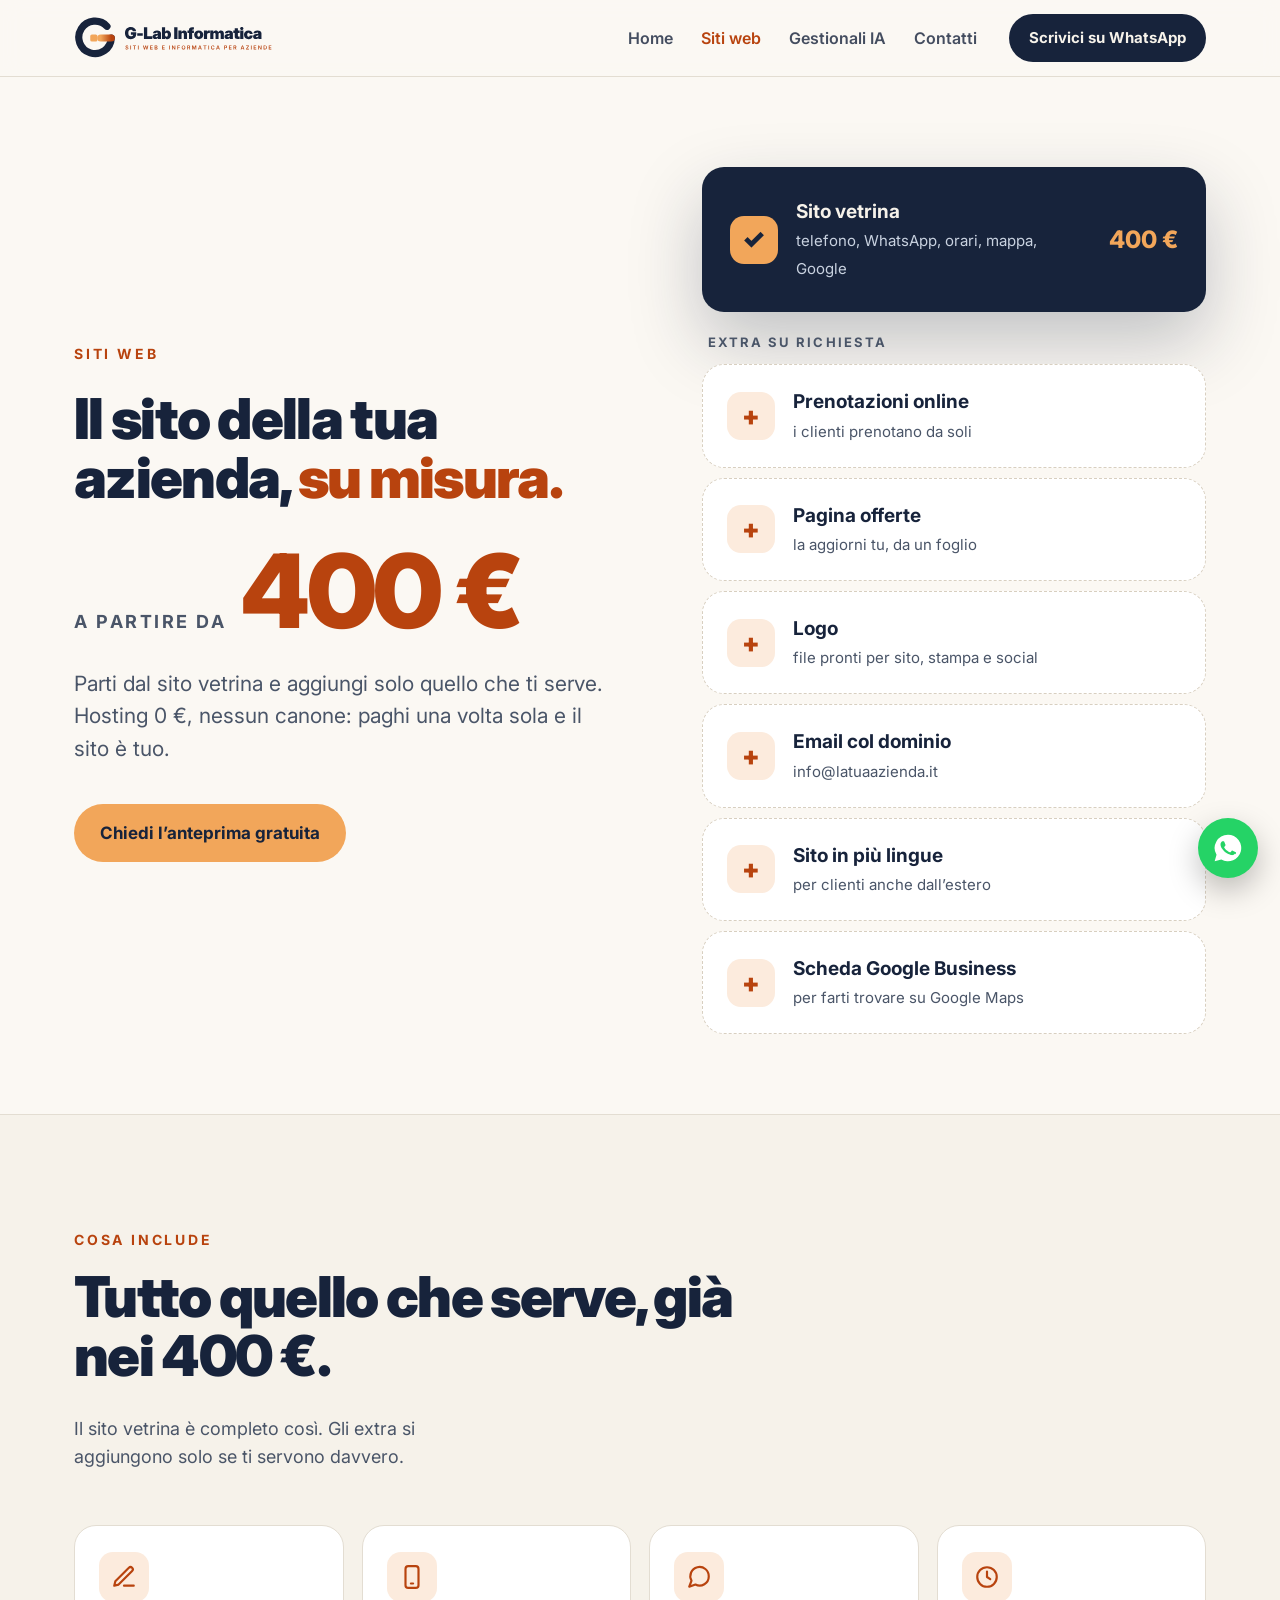
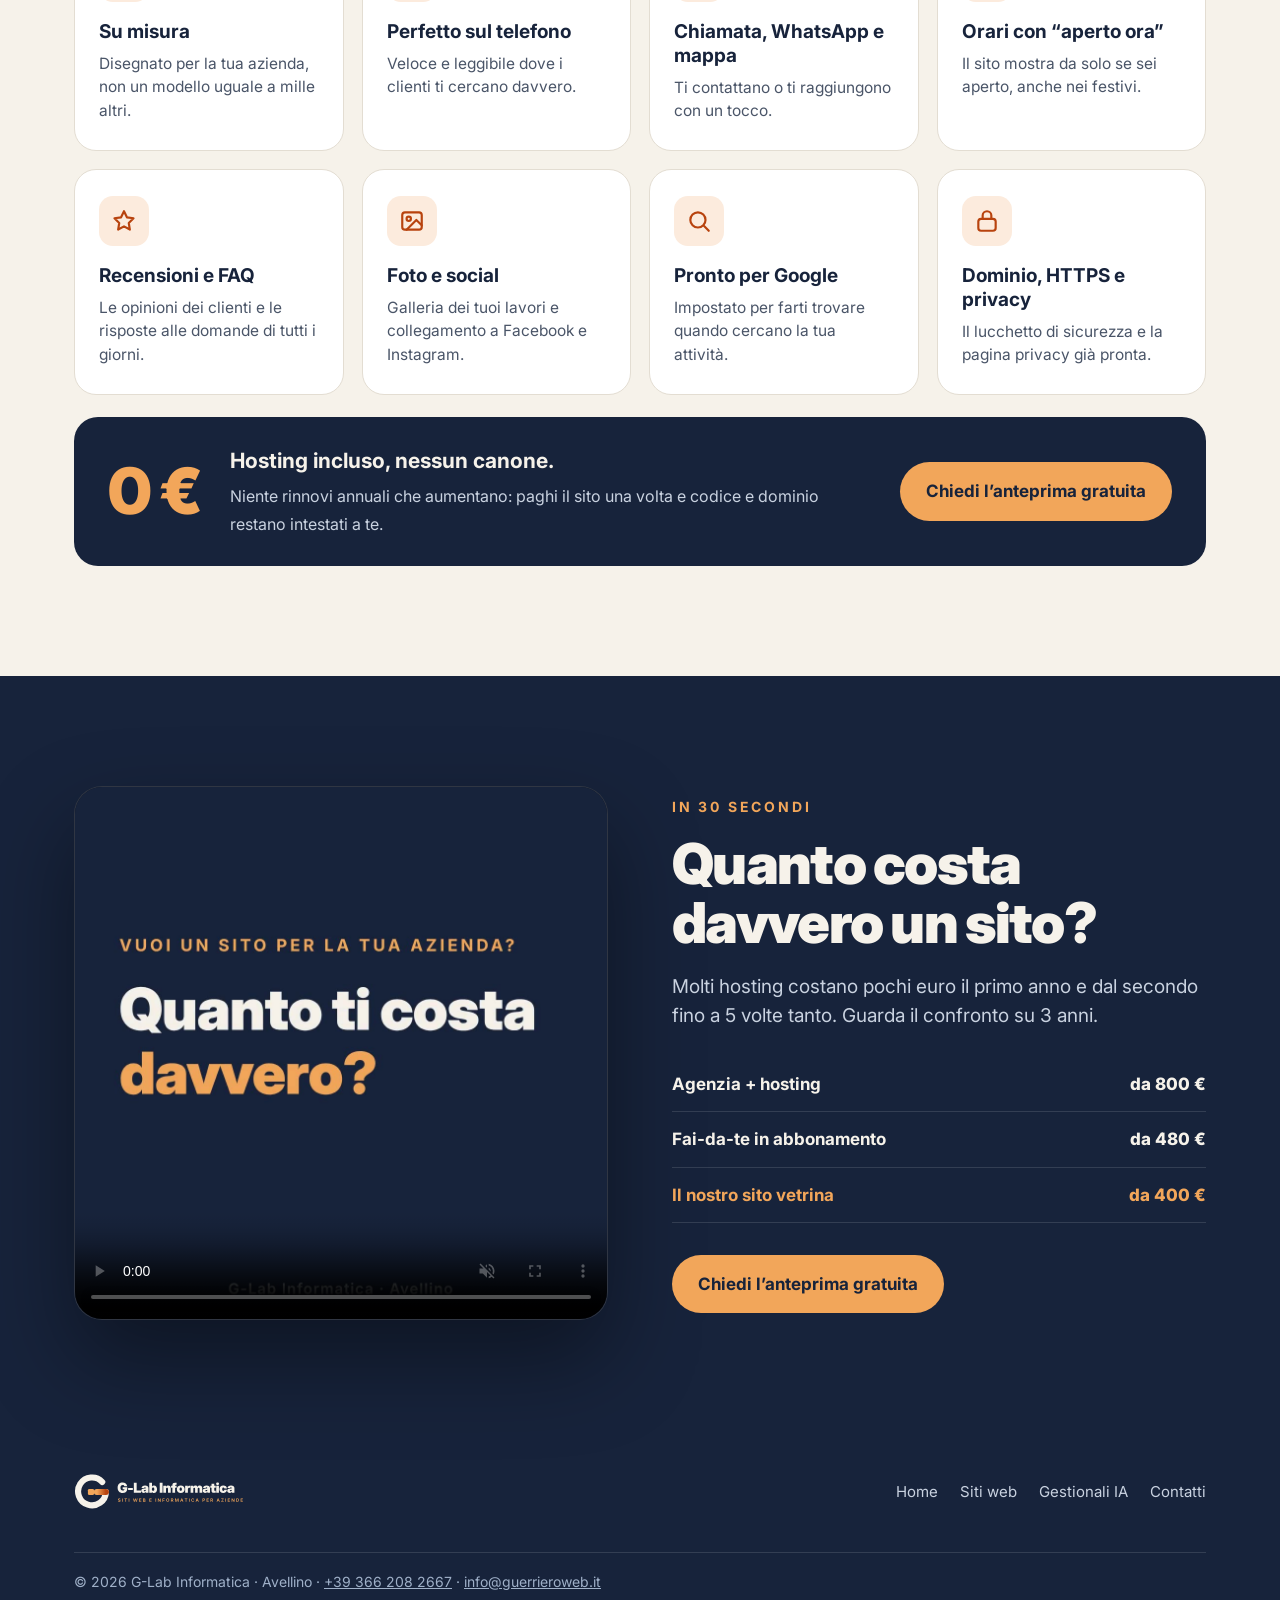
<file: siti.html>
<!doctype html>
<html lang="it">
<head>
<meta charset="utf-8">
<meta name="viewport" content="width=device-width,initial-scale=1">
<meta name="robots" content="noindex">
<title>Siti web per aziende da 400 € ad Avellino - G-Lab Informatica</title>
<meta name="description" content="Siti vetrina su misura per aziende da 400 €, hosting 0 € e nessun canone. Extra su richiesta. G-Lab Informatica, Avellino.">
<link rel="icon" href="favicon.ico">
<link rel="preconnect" href="https://fonts.googleapis.com"><link rel="preconnect" href="https://fonts.gstatic.com" crossorigin>
<link rel="stylesheet" href="https://fonts.googleapis.com/css2?family=Inter:wght@400;500;600;700;800;900&display=swap">
<link rel="stylesheet" href="css/stile.css">
</head>
<body>
<header class="top"><div class="w">
<a class="logo" href="index.html"><img src="img/logo-glab.svg" alt="G-Lab Informatica - Siti web e informatica per aziende"></a>
<nav class="nav" id="menu"><a href="index.html">Home</a><a href="siti.html" class="on" aria-current="page">Siti web</a><a href="gestionali.html">Gestionali IA</a><a href="contatti.html">Contatti</a></nav>
<a class="btn nv" href="https://wa.me/393662082667">Scrivici su WhatsApp</a>
<button class="mb" aria-label="Apri il menu" aria-expanded="false" aria-controls="menu"><svg width="26" height="26" viewBox="0 0 24 24" fill="none" stroke="#17233B" stroke-width="2.2" stroke-linecap="round"><path d="M4 7h16M4 12h16M4 17h16"/></svg></button>
</div></header>
<main>
<section class="hero chiaro ph2t" id="hero"><div class="w">
<div>
<span class="eb">Siti web</span>
<h1>Il sito della tua azienda, <span>su misura.</span></h1>
<div class="da"><small>a partire da</small><b>400&nbsp;€</b></div>
<p class="lead">Parti dal sito vetrina e aggiungi solo quello che ti serve. <span style="white-space:nowrap">Hosting 0 €</span>, nessun canone: paghi una volta sola e il sito è tuo.</p>
<div class="cta"><a class="btn or" href="contatti.html">Chiedi l’anteprima gratuita</a></div>
</div>
<div class="slots">
<div class="sl base"><div class="ic">✓</div><div><b>Sito vetrina</b><span>telefono, WhatsApp, orari, mappa, Google</span></div><em>400 €</em></div>
<p class="lbl">Extra su richiesta</p>
<div class="sl"><div class="ic">+</div><div><b>Prenotazioni online</b><span>i clienti prenotano da soli</span></div></div>
<div class="sl"><div class="ic">+</div><div><b>Pagina offerte</b><span>la aggiorni tu, da un foglio</span></div></div>
<div class="sl"><div class="ic">+</div><div><b>Logo</b><span>file pronti per sito, stampa e social</span></div></div>
<div class="sl"><div class="ic">+</div><div><b>Email col dominio</b><span>info@latuaazienda.it</span></div></div>
<div class="sl"><div class="ic">+</div><div><b>Sito in più lingue</b><span>per clienti anche dall’estero</span></div></div>
<div class="sl"><div class="ic">+</div><div><b>Scheda Google Business</b><span>per farti trovare su Google Maps</span></div></div>
</div>
</div></section><section class="incluso" id="incluso"><div class="w">
<div class="head"><div><span class="eb">Cosa include</span><h2>Tutto quello che serve, già nei 400&nbsp;€.</h2></div><p>Il sito vetrina è completo così. Gli extra si aggiungono solo se ti servono davvero.</p></div>
<div class="incg"><div class="inc"><i><svg viewBox="0 0 24 24" fill="none" stroke="currentColor" stroke-width="2" stroke-linecap="round" stroke-linejoin="round"><path d="M12 20h9"/><path d="M16.5 3.5a2.1 2.1 0 0 1 3 3L7 19l-4 1 1-4Z"/></svg></i><b>Su misura</b><span>Disegnato per la tua azienda, non un modello uguale a mille altri.</span></div><div class="inc"><i><svg viewBox="0 0 24 24" fill="none" stroke="currentColor" stroke-width="2" stroke-linecap="round" stroke-linejoin="round"><rect x="6" y="2" width="12" height="20" rx="2.5"/><path d="M11 18h2"/></svg></i><b>Perfetto sul telefono</b><span>Veloce e leggibile dove i clienti ti cercano davvero.</span></div><div class="inc"><i><svg viewBox="0 0 24 24" fill="none" stroke="currentColor" stroke-width="2" stroke-linecap="round" stroke-linejoin="round"><path d="M21 11.5a8.4 8.4 0 0 1-12.3 7.4L3 21l2.1-5.6A8.5 8.5 0 1 1 21 11.5Z"/></svg></i><b>Chiamata, WhatsApp e mappa</b><span>Ti contattano o ti raggiungono con un tocco.</span></div><div class="inc"><i><svg viewBox="0 0 24 24" fill="none" stroke="currentColor" stroke-width="2" stroke-linecap="round" stroke-linejoin="round"><circle cx="12" cy="12" r="9"/><path d="M12 7v5l3 2"/></svg></i><b>Orari con “aperto ora”</b><span>Il sito mostra da solo se sei aperto, anche nei festivi.</span></div><div class="inc"><i><svg viewBox="0 0 24 24" fill="none" stroke="currentColor" stroke-width="2" stroke-linecap="round" stroke-linejoin="round"><path d="M12 3l2.7 5.6 6.1.9-4.4 4.3 1 6.1L12 17l-5.4 2.9 1-6.1L3.2 9.5l6.1-.9Z"/></svg></i><b>Recensioni e FAQ</b><span>Le opinioni dei clienti e le risposte alle domande di tutti i giorni.</span></div><div class="inc"><i><svg viewBox="0 0 24 24" fill="none" stroke="currentColor" stroke-width="2" stroke-linecap="round" stroke-linejoin="round"><rect x="3" y="4" width="18" height="16" rx="2.5"/><circle cx="9" cy="10" r="2"/><path d="m21 16-5-5-9 9"/></svg></i><b>Foto e social</b><span>Galleria dei tuoi lavori e collegamento a Facebook e Instagram.</span></div><div class="inc"><i><svg viewBox="0 0 24 24" fill="none" stroke="currentColor" stroke-width="2" stroke-linecap="round" stroke-linejoin="round"><circle cx="11" cy="11" r="7"/><path d="m21 21-4.3-4.3"/></svg></i><b>Pronto per Google</b><span>Impostato per farti trovare quando cercano la tua attività.</span></div><div class="inc"><i><svg viewBox="0 0 24 24" fill="none" stroke="currentColor" stroke-width="2" stroke-linecap="round" stroke-linejoin="round"><rect x="4" y="10" width="16" height="11" rx="2.5"/><path d="M8 10V7a4 4 0 0 1 8 0v3"/></svg></i><b>Dominio, HTTPS e privacy</b><span>Il lucchetto di sicurezza e la pagina privacy già pronta.</span></div></div>
<div class="hb"><div class="z">0&nbsp;€</div><div><b>Hosting incluso, nessun canone.</b><span>Niente rinnovi annuali che aumentano: paghi il sito una volta e codice e dominio restano intestati a te.</span></div><a class="btn nv" href="contatti.html">Chiedi l’anteprima gratuita</a></div>
</div></section><section class="vid" id="video"><div class="w vg">
<div class="vbox"><video src="video/quanto-costa.mp4" poster="video/quanto-costa.jpg" autoplay muted loop playsinline controls preload="metadata" aria-label="Video: quanto costa davvero un sito in 3 anni"></video></div>
<div>
<span class="eb">In 30 secondi</span>
<h2>Quanto costa davvero un sito?</h2>
<p class="lead2">Molti hosting costano pochi euro il primo anno e dal secondo fino a 5 volte tanto. Guarda il confronto su 3 anni.</p>
<ul class="vl"><li><b>Agenzia + hosting</b><span>da 800 €</span></li><li><b>Fai-da-te in abbonamento</b><span>da 480 €</span></li><li class="me"><b>Il nostro sito vetrina</b><span>da 400 €</span></li></ul>
<a class="btn or" href="contatti.html">Chiedi l’anteprima gratuita</a>
</div>
</div></section>
</main>
<footer><div class="w"><img src="img/logo-glab-chiaro.svg" alt="G-Lab Informatica"><nav class="fl"><a href="index.html">Home</a><a href="siti.html">Siti web</a><a href="gestionali.html">Gestionali IA</a><a href="contatti.html">Contatti</a></nav><p class="cp">© 2026 G-Lab Informatica · Avellino · <a href="tel:+393662082667" style="color:inherit">+39 366 208 2667</a> · <a href="mailto:info@guerrieroweb.it" style="color:inherit">info@guerrieroweb.it</a></p></div></footer>
<a class="wa" href="https://wa.me/393662082667" aria-label="Scrivici su WhatsApp"><svg width="32" height="32" viewBox="0 0 24 24" fill="#fff"><path d="M12 2a10 10 0 0 0-8.6 15.1L2 22l5-1.3A10 10 0 1 0 12 2zm5.3 14.1c-.2.6-1.3 1.2-1.8 1.2-.5.1-1 .1-3.3-.8-2.8-1.1-4.5-3.9-4.7-4.1-.1-.2-1.1-1.5-1.1-2.9s.7-2 1-2.3c.2-.3.5-.3.7-.3h.5c.2 0 .4 0 .6.5l.9 2.1c.1.2.1.4 0 .5l-.4.6-.4.4c-.1.2-.3.3-.1.6.2.3.8 1.3 1.7 2.1 1.2 1 2.1 1.3 2.4 1.5.3.1.5.1.6-.1l.9-1c.2-.3.4-.2.7-.1l2 1c.3.1.5.2.5.3.1.2.1.7-.1 1.3z"/></svg></a>
<script src="js/main.js"></script>
</body>
</html>
</file>
<file: css/stile.css>
:root{--navy:#17233B;--cream:#F6F2EA;--paper:#FBF8F3;--orange:#F2A65A;--rust:#B8430E;--green:#2E7D2A;--muted:#4A5568;--line:#E3DDD2}
*{box-sizing:border-box}
html{scroll-behavior:smooth}
body{margin:0;font-family:Inter,system-ui,sans-serif;color:var(--navy);background:var(--paper);font-size:18px;line-height:1.55;-webkit-font-smoothing:antialiased}
img{max-width:100%;height:auto;display:block}
a{color:inherit}
.w{max-width:1180px;margin:0 auto;padding:0 24px}
h1,h2,h3{margin:0;line-height:1.05;letter-spacing:-.03em;font-weight:900}
p{margin:0}
.eb{font-size:14px;font-weight:700;letter-spacing:.2em;text-transform:uppercase;color:var(--rust)}
.btn{display:inline-flex;align-items:center;gap:10px;padding:16px 26px;border-radius:999px;font-weight:700;font-size:17px;text-decoration:none;border:0;cursor:pointer;font-family:inherit;transition:transform .15s}
.btn:hover{transform:translateY(-2px)}
.btn.or{background:var(--orange);color:var(--navy)}
.btn.nv{background:var(--navy);color:var(--cream)}
.btn.gh{background:transparent;color:inherit;box-shadow:inset 0 0 0 2px currentColor}
section{padding:110px 0}

/* header */
.top{position:sticky;top:0;z-index:20;background:rgba(251,248,243,.92);backdrop-filter:blur(10px);border-bottom:1px solid var(--line)}
.top .w{display:flex;align-items:center;gap:32px;height:76px}
.top .logo img{height:42px;width:auto}
.nav{display:flex;gap:28px;margin-left:auto;font-weight:600;font-size:16px}
.nav a{text-decoration:none;opacity:.8}.nav a:hover{opacity:1}
.top .btn{padding:12px 20px;font-size:15px}
.mb{display:none;margin-left:auto;background:none;border:0;padding:8px;cursor:pointer}

/* hero */
.hero{background:var(--navy);color:var(--cream);padding:90px 0 0;overflow:hidden}
.hero .w{display:grid;grid-template-columns:1.1fr .9fr;gap:40px;align-items:end}
.hero .eb{color:var(--orange)}
.hero h1{font-size:clamp(46px,6.2vw,84px);margin:22px 0 26px}
.hero h1 span{color:var(--orange)}
.hero .lead{font-size:21px;color:#C9D2E0;max-width:540px}
.hero .cta{display:flex;flex-wrap:wrap;gap:14px;margin:36px 0 90px}
.phones{position:relative;height:560px}
.ph{position:absolute;width:250px;border-radius:38px;background:#0E1524;padding:7px;box-shadow:0 40px 90px rgba(0,0,0,.45)}
.ph img{border-radius:32px;aspect-ratio:9/19.5;object-fit:cover;object-position:top}
.ph.a{left:6%;top:60px;transform:rotate(-5deg)}
.ph.b{right:4%;top:0;transform:rotate(5deg)}
.hero.chiaro{background:var(--paper);color:var(--navy)}
.hero.chiaro .eb{color:var(--rust)}
.hero.chiaro h1 span{color:var(--rust)}
.hero.chiaro .lead{color:var(--muted)}

/* numeri */
.num{padding:0;background:var(--cream);border-bottom:1px solid var(--line)}
.num .w{display:grid;grid-template-columns:repeat(3,1fr)}
.num div div{padding:38px 28px;border-right:1px solid var(--line)}
.num div div:last-child{border:0}
.num b{display:block;font-size:44px;font-weight:900;letter-spacing:-.03em}
.num b.g{color:var(--green)}
.num span{color:var(--muted);font-size:16px}

.head{display:flex;justify-content:space-between;align-items:end;gap:30px;margin-bottom:54px;flex-wrap:wrap}
.head h2{font-size:clamp(36px,4.4vw,58px);margin-top:14px;max-width:700px}
.head p{color:var(--muted);max-width:420px}

/* lavori */
.lav{display:grid;grid-template-columns:1fr 1fr;gap:28px}
.card{background:#fff;border:1px solid var(--line);border-radius:28px;overflow:hidden;display:flex;flex-direction:column}
.card .shot{background:var(--cream);height:340px;display:flex;justify-content:center;align-items:flex-start;padding-top:36px;overflow:hidden}
.card .shot .ph{position:static;width:230px;box-shadow:0 30px 60px rgba(23,35,59,.25)}
.card .bd{padding:30px 32px 34px;display:flex;flex-direction:column;gap:14px;flex:1}
.tag{align-self:flex-start;font-size:13px;font-weight:700;letter-spacing:.12em;text-transform:uppercase;padding:7px 14px;border-radius:999px}
.tag.b{background:#E6F1E5;color:var(--green)}.tag.x{background:#FCEBDD;color:var(--rust)}
.card h3{font-size:30px}
.card p{color:var(--muted)}
.card ul{margin:4px 0 0;padding:0;list-style:none;display:flex;flex-wrap:wrap;gap:8px}
.card li{font-size:14px;font-weight:600;background:var(--cream);padding:6px 12px;border-radius:999px}
.card .vai{margin-top:auto;padding-top:10px;font-weight:700;text-decoration:none;color:var(--rust)}

/* prezzi */
.prezzi{background:var(--cream)}
.pz{display:grid;grid-template-columns:1.4fr 1fr;gap:28px}
.base{background:var(--navy);color:var(--cream);border-radius:28px;padding:44px}
.base .r{display:flex;justify-content:space-between;align-items:baseline;gap:20px;flex-wrap:wrap}
.base h3{font-size:34px}
.base .p{font-size:72px;font-weight:900;color:var(--orange);letter-spacing:-.03em;line-height:1}
.base .p small{font-size:18px;font-weight:600;color:#C9D2E0;letter-spacing:0;margin-left:6px}
.chk{list-style:none;padding:0;margin:30px 0 0;display:grid;grid-template-columns:1fr 1fr;gap:14px 26px}
.chk li{display:flex;gap:12px;align-items:flex-start;color:#DCE3EE}
.chk li:before{content:"";flex:none;width:22px;height:22px;margin-top:2px;border-radius:50%;background:var(--green) url("data:image/svg+xml,%3Csvg xmlns='http://www.w3.org/2000/svg' viewBox='0 0 24 24' fill='none' stroke='white' stroke-width='3.5' stroke-linecap='round' stroke-linejoin='round'%3E%3Cpath d='M6 12.5l4 4 8-9'/%3E%3C/svg%3E") center/14px no-repeat}
.chk li b{color:var(--cream)}
.extra{background:#fff;border:1px solid var(--line);border-radius:28px;padding:44px}
.extra h3{font-size:30px;margin-bottom:18px}
.ex{display:flex;justify-content:space-between;gap:16px;padding:15px 0;border-bottom:1px solid var(--line)}
.ex b{white-space:nowrap}
.extra .n{margin-top:18px;color:var(--muted);font-size:16px}
.note{margin-top:26px;color:var(--muted);font-size:15px}

/* perche */
.perche{background:var(--navy);color:var(--cream)}
.perche .eb{color:var(--orange)}.perche .head p{color:#C9D2E0}
.pc{display:grid;grid-template-columns:1fr 1fr;gap:60px;align-items:start}
.bar{margin-bottom:34px}
.bar .l{display:flex;justify-content:space-between;align-items:baseline;font-weight:600;margin-bottom:10px}
.bar .l b{font-size:30px;font-weight:900;white-space:nowrap}
.bar .t{height:38px;border-radius:10px;background:rgba(255,255,255,.1)}
.bar .t i{display:block;height:100%;border-radius:10px;background:#C9D2E0}
.bar.me .l{color:var(--orange)}.bar.me .t i{background:var(--orange)}
.bar small{display:block;margin-top:8px;color:#9FB0C8;font-size:15px}
.dif{display:grid;grid-template-columns:1fr 1fr;gap:16px}
.dif div{background:rgba(255,255,255,.06);border:1px solid rgba(255,255,255,.1);border-radius:20px;padding:22px}
.dif b{display:block;font-size:19px;margin-bottom:4px}
.dif span{color:#C9D2E0;font-size:15px}
.fonti{margin-top:30px;color:#9FB0C8;font-size:14px}

/* metodo */
.steps{display:grid;grid-template-columns:repeat(4,1fr);gap:22px;counter-reset:s}
.steps div{background:#fff;border:1px solid var(--line);border-radius:24px;padding:30px 26px}
.steps div:before{counter-increment:s;content:counter(s);display:flex;width:46px;height:46px;border-radius:14px;background:var(--orange);font-weight:900;font-size:22px;align-items:center;justify-content:center;margin-bottom:20px}
.steps b{display:block;font-size:20px;margin-bottom:6px}
.steps span{color:var(--muted);font-size:16px}

/* contatti */
.contatti{background:var(--cream)}
.ct{display:grid;grid-template-columns:.9fr 1.1fr;gap:50px;align-items:start}
.ct h2{font-size:clamp(36px,4.4vw,58px);margin:14px 0 20px}
.ct .lead{color:var(--muted);margin-bottom:30px}
.ci{display:flex;flex-direction:column;gap:14px}
.ci a{display:flex;gap:14px;align-items:center;text-decoration:none;font-weight:700;font-size:19px}
.ci a i{width:48px;height:48px;border-radius:14px;background:var(--navy);display:flex;align-items:center;justify-content:center;flex:none}
form{background:#fff;border:1px solid var(--line);border-radius:28px;padding:36px;display:grid;grid-template-columns:1fr 1fr;gap:14px}
form .f{grid-column:1/-1}
input,textarea,select{width:100%;font:inherit;font-size:16px;padding:15px 16px;border:1.5px solid var(--line);border-radius:14px;background:var(--paper);color:var(--navy)}
input:focus,textarea:focus,select:focus{outline:none;border-color:var(--orange)}
textarea{min-height:120px;resize:vertical}
form .btn{justify-content:center;font-size:18px}
form small{color:var(--muted);font-size:14px}

footer{background:var(--navy);color:#C9D2E0;padding:44px 0;font-size:15px}
footer .w{display:flex;align-items:center;gap:24px;flex-wrap:wrap}
footer img{height:36px;width:auto}
footer span{margin-left:auto}

.wa{position:fixed;right:22px;bottom:22px;width:60px;height:60px;border-radius:50%;background:#25D366;display:flex;align-items:center;justify-content:center;box-shadow:0 12px 30px rgba(0,0,0,.25);z-index:30}

@media (max-width:900px){
  section{padding:76px 0}
  .nav,.top .btn{display:none}.mb{display:block}
  .nav.on{display:flex;flex-direction:column;position:absolute;top:76px;left:0;right:0;background:var(--paper);padding:20px 24px;gap:18px;border-bottom:1px solid var(--line)}
  .hero{padding-top:56px}
  .hero .w,.lav,.pz,.pc,.ct,.dif{grid-template-columns:1fr}
  .hero .cta{margin-bottom:40px}
  .phones{height:400px}.ph{width:180px}.ph.a{left:2%}.ph.b{right:2%}
  .num .w{grid-template-columns:1fr}.num div div{border-right:0;border-bottom:1px solid var(--line);padding:24px 0}
  .chk{grid-template-columns:1fr}
  .steps{grid-template-columns:1fr}
  .base .p small{display:block;margin:8px 0 0}
  .base,.extra{padding:32px 26px}
  form{grid-template-columns:1fr;padding:26px}
}

.hero{padding:110px 0 120px;min-height:calc(100vh - 76px);display:flex;align-items:center}
.hero .w{grid-template-columns:1.05fr .95fr;align-items:center;gap:70px}
.hero .cta{margin:38px 0 0}
.da{display:inline-flex;align-items:baseline;gap:14px;margin:6px 0 26px}
.da small{white-space:nowrap;font-size:18px;font-weight:700;letter-spacing:.14em;text-transform:uppercase;color:#C9D2E0}
.da b{font-size:clamp(64px,8vw,104px);font-weight:900;letter-spacing:-.04em;color:var(--orange);line-height:1}
.chiaro .da small{color:var(--muted)}.chiaro .da b{color:var(--rust)}
.slots{display:flex;flex-direction:column;gap:14px}
.sl{display:flex;align-items:center;gap:18px;border-radius:22px;padding:22px 24px;background:rgba(255,255,255,.06);border:1.5px dashed rgba(246,242,234,.28)}
.sl .ic{width:48px;height:48px;border-radius:14px;flex:none;display:flex;align-items:center;justify-content:center;font-weight:900;font-size:26px;background:rgba(242,166,90,.16);color:var(--orange)}
.sl b{display:block;font-size:19px}.sl span{font-size:15px;color:#C9D2E0}
.sl em{margin-left:auto;font-style:normal;font-weight:800;white-space:nowrap;color:var(--orange)}
.sl.base{background:var(--cream);color:var(--navy);border:0;padding:30px 28px;box-shadow:0 30px 70px rgba(0,0,0,.35)}
.sl.base .ic{background:var(--navy);color:var(--orange)}
.sl.base span{color:var(--muted)}.sl.base em{color:var(--navy);font-size:24px}
.chiaro .sl{background:#fff;border-color:#D8CFC0}.chiaro .sl span{color:var(--muted)}.chiaro .sl em{color:var(--rust)}
.chiaro .sl .ic{background:#FCEBDD;color:var(--rust)}
.chiaro .sl.base{background:var(--navy);color:var(--cream);box-shadow:0 30px 70px rgba(23,35,59,.25)}
.chiaro .sl.base span{color:#C9D2E0}.chiaro .sl.base em{color:var(--orange)}.chiaro .sl.base .ic{background:var(--orange);color:var(--navy)}
.lbl{font-size:13px;font-weight:700;letter-spacing:.16em;text-transform:uppercase;color:#9FB0C8;margin:10px 0 2px 6px}
.chiaro .lbl{color:var(--muted)}
@media (max-width:900px){.hero .w{grid-template-columns:1fr;gap:44px}.da{flex-direction:column;gap:4px}.hero{padding:56px 0 70px;min-height:0}.sl{padding:18px}.sl.base{padding:22px 20px}}

.incluso{background:var(--cream);border-top:1px solid var(--line)}
.incg{display:grid;grid-template-columns:repeat(4,1fr);gap:18px}
.inc{background:#fff;border:1px solid var(--line);border-radius:22px;padding:26px 24px 28px;display:flex;flex-direction:column;gap:8px}
.inc i{width:50px;height:50px;border-radius:14px;background:#FCEBDD;color:var(--rust);display:flex;align-items:center;justify-content:center;margin-bottom:10px}
.inc i svg{width:26px;height:26px}
.inc b{font-size:19px;line-height:1.25}
.inc span{color:var(--muted);font-size:15.5px;line-height:1.5}
.hb{margin-top:22px;background:var(--navy);color:var(--cream);border-radius:24px;padding:28px 34px;display:flex;align-items:center;gap:30px}
.hb .z{font-size:64px;font-weight:900;letter-spacing:-.04em;color:var(--orange);line-height:1;flex:none}
.hb b{display:block;font-size:21px;margin-bottom:4px}
.hb span{color:#C9D2E0;font-size:16px}
.hb .btn{margin-left:auto;flex:none;background:var(--orange);color:var(--navy)}
@media (max-width:1000px){.incg{grid-template-columns:1fr 1fr}.hb{flex-direction:column;align-items:flex-start;gap:16px}.hb .btn{margin-left:0}}
@media (max-width:560px){.incg{grid-template-columns:1fr}}

.gen h1{font-size:clamp(44px,5.6vw,78px)}
.pan{background:var(--navy);color:var(--cream);border-radius:28px;padding:34px 34px 30px;box-shadow:0 30px 70px rgba(23,35,59,.22)}
.pan .pt{font-size:13px;font-weight:700;letter-spacing:.16em;text-transform:uppercase;color:var(--orange);margin-bottom:16px}
.pan ul{list-style:none;margin:0;padding:0;display:grid;grid-template-columns:1fr 1fr;gap:10px}
.pan li{display:flex;align-items:center;gap:12px;background:rgba(255,255,255,.06);border-radius:14px;padding:12px 14px;font-weight:600;font-size:16px}
.pan li i{width:34px;height:34px;border-radius:10px;background:rgba(242,166,90,.16);color:var(--orange);display:flex;align-items:center;justify-content:center;flex:none}
.pan li i svg{width:19px;height:19px}
.pan li:first-child{grid-column:1/-1;background:var(--orange);color:var(--navy)}
.pan li:first-child i{background:var(--navy);color:var(--orange)}
.pw{display:flex;justify-content:space-between;align-items:center;margin-top:18px;padding-top:18px;border-top:1px solid rgba(255,255,255,.14);text-decoration:none}
.pw span{color:#9FB0C8;font-size:15px}.pw b{font-size:20px}
.servizi{background:#fff;border-top:1px solid var(--line)}
.svg{display:grid;grid-template-columns:repeat(4,1fr);gap:18px}
.sv{background:var(--paper);border:1px solid var(--line);border-radius:22px;padding:26px 24px;display:flex;flex-direction:column;gap:8px;text-decoration:none;color:inherit;transition:transform .15s,box-shadow .15s}
a.sv:hover{transform:translateY(-3px);box-shadow:0 16px 40px rgba(23,35,59,.1)}
.sv i{width:50px;height:50px;border-radius:14px;background:#FCEBDD;color:var(--rust);display:flex;align-items:center;justify-content:center;margin-bottom:10px}
.sv i svg{width:26px;height:26px}
.sv b{font-size:20px;line-height:1.25}
.sv span{color:var(--muted);font-size:15.5px}
.sv em{margin-top:auto;padding-top:12px;font-style:normal;font-weight:700;font-size:14px;color:var(--rust)}
.sv.top1{background:var(--navy);color:var(--cream);border-color:var(--navy)}
.sv.top1 span{color:#C9D2E0}.sv.top1 i{background:var(--orange);color:var(--navy)}.sv.top1 em{color:var(--orange);font-size:18px}
.sv.cta{background:var(--cream);border-style:dashed;justify-content:center}
.sv.cta .btn{align-self:flex-start;margin-top:10px;padding:12px 20px}
.siti{border-top:1px solid var(--line);min-height:0}
.h1s{font-size:clamp(40px,5vw,66px);margin:22px 0 26px}
.h1s span{color:var(--rust)}
@media (max-width:1000px){.svg{grid-template-columns:1fr 1fr}}
@media (max-width:900px){.pan ul{grid-template-columns:1fr}}
@media (max-width:560px){.svg{grid-template-columns:1fr}}

.vid{background:var(--navy);color:var(--cream)}
.vg{display:grid;grid-template-columns:1fr 1fr;gap:64px;align-items:center}
.vbox{border-radius:28px;overflow:hidden;border:1px solid rgba(255,255,255,.14);box-shadow:0 40px 90px rgba(0,0,0,.4);aspect-ratio:1/1;background:#0E1524}
.vbox video{width:100%;height:100%;display:block;object-fit:cover}
.vid .eb{color:var(--orange)}
.vid h2{font-size:clamp(36px,4.4vw,58px);margin:14px 0 20px}
.lead2{color:#C9D2E0;font-size:19px;margin-bottom:26px}
.vl{list-style:none;margin:0 0 32px;padding:0}
.vl li{display:flex;justify-content:space-between;gap:16px;padding:14px 0;border-bottom:1px solid rgba(255,255,255,.12);font-size:17px}
.vl li span{font-weight:800}
.vl li.me{color:var(--orange)}
@media (max-width:900px){.vg{grid-template-columns:1fr;gap:36px}}

.info{background:#fff;border-top:1px solid var(--line)}
.ib{display:grid;grid-template-columns:1.2fr .8fr;gap:60px;align-items:center;background:var(--cream);border-radius:32px;padding:60px 64px}
.ib h2{font-size:clamp(34px,4vw,54px);margin:14px 0 20px}
.ib p{color:var(--muted);font-size:19px;max-width:560px}
.ib .cta{display:flex;align-items:center;gap:20px;flex-wrap:wrap;margin-top:30px}
.ib .cta span{color:var(--rust);font-weight:700;font-size:15px}
.ig{display:grid;grid-template-columns:repeat(3,1fr);gap:16px}
.ig i{aspect-ratio:1;border-radius:24px;background:#fff;border:1px solid var(--line);display:flex;align-items:center;justify-content:center;color:var(--navy)}
.ig i:nth-child(2n){background:var(--navy);color:var(--orange);border-color:var(--navy)}
.ig i svg{width:44%;height:44%}
@media (max-width:900px){.ib{grid-template-columns:1fr;padding:36px 26px;gap:34px}.ig{max-width:360px}}

.sl.ai{border-style:solid;border-color:var(--orange);background:#FFF6EC}
.sl.ai .ic{background:var(--navy);color:var(--orange);font-size:16px;letter-spacing:.04em}
.sl.ai em{font-size:15px}
.nuovo{display:flex;align-items:center;gap:12px;margin-top:22px;font-weight:600;color:var(--navy)!important;font-size:17px!important}
.nuovo b{background:var(--orange);color:var(--navy);font-size:12px;letter-spacing:.14em;text-transform:uppercase;padding:6px 12px;border-radius:999px;flex:none}

.prz{display:flex;gap:44px;margin:4px 0 26px;flex-wrap:wrap}
.prz small{display:block;font-size:14px;font-weight:700;letter-spacing:.14em;text-transform:uppercase;color:var(--muted);margin-bottom:6px}
.prz b{font-size:clamp(52px,6vw,78px);font-weight:900;letter-spacing:-.04em;line-height:1;color:var(--rust)}
.prz .pai b{color:var(--navy)}
.prz .pai{padding-left:44px;border-left:2px solid var(--line)}
.sl.sm{padding:14px 22px}.sl.sm .ic{width:38px;height:38px;font-size:20px;border-radius:12px}.sl.sm b{font-size:17px}
.sl em{color:var(--rust)}
a.sl.ai{text-decoration:none;color:inherit;margin-top:6px;background:var(--navy);border:0;color:var(--cream);padding:22px 24px;box-shadow:0 24px 50px rgba(23,35,59,.25)}
a.sl.ai span{color:#C9D2E0}a.sl.ai .ic{background:var(--orange);color:var(--navy)}a.sl.ai em{color:var(--orange);font-size:20px}
.slots{gap:10px}
.ia{background:var(--navy);color:var(--cream)}
.ia .eb{color:var(--orange)}.ia .head p{color:#C9D2E0}
.iag{display:grid;grid-template-columns:repeat(4,1fr);gap:18px}
.iac{background:rgba(255,255,255,.06);border:1px solid rgba(255,255,255,.12);border-radius:22px;padding:26px 24px;display:flex;flex-direction:column;gap:8px}
.iac i{width:50px;height:50px;border-radius:14px;background:rgba(242,166,90,.16);color:var(--orange);display:flex;align-items:center;justify-content:center;margin-bottom:10px}
.iac i svg{width:26px;height:26px}.iac b{font-size:19px}.iac span{color:#C9D2E0;font-size:15.5px}
.iab{margin-top:22px;background:var(--cream);color:var(--navy);border-radius:24px;padding:26px 32px;display:flex;align-items:center;gap:32px}
.iab small{display:block;font-size:13px;font-weight:700;letter-spacing:.14em;text-transform:uppercase;color:var(--muted)}
.iab b{font-size:48px;font-weight:900;letter-spacing:-.03em;line-height:1.05;color:var(--rust);white-space:nowrap}
.iab p{color:var(--muted);font-size:16px;flex:1}
@media (max-width:1000px){.iag{grid-template-columns:1fr 1fr}.iab{flex-direction:column;align-items:flex-start;gap:14px}}
@media (max-width:900px){.prz{gap:24px}.prz .pai{padding-left:24px}}
@media (max-width:560px){.iag{grid-template-columns:1fr}}

#hero h1{font-size:clamp(40px,4.4vw,62px)}
.prz{gap:32px;flex-wrap:nowrap}.prz .pai{padding-left:32px}
.prz b{font-size:clamp(44px,4.6vw,64px)}
@media (max-width:560px){.prz{gap:20px}.prz .pai{padding-left:20px}.prz b{font-size:40px}.prz small{font-size:11px}
a.sl.ai{flex-wrap:wrap}a.sl.ai em{width:100%;margin-left:66px;margin-top:-4px}}

.nav a.on{opacity:1;color:var(--rust)}
.ph2t{padding:90px 0 80px}
.duo{display:flex;flex-direction:column;gap:18px}
.dc{display:flex;flex-direction:column;gap:10px;border-radius:26px;padding:30px 32px;text-decoration:none;transition:transform .15s,box-shadow .15s}
.dc:hover{transform:translateY(-3px)}
.dc small{font-size:13px;font-weight:700;letter-spacing:.16em;text-transform:uppercase}
.dc b{font-size:28px;letter-spacing:-.02em}
.dc span{font-size:16px}
.dc .pr{display:flex;justify-content:space-between;align-items:baseline;margin-top:8px}
.dc .pr strong{font-size:44px;font-weight:900;letter-spacing:-.03em}
.dc .pr i{font-style:normal;font-weight:700;font-size:15px}
.dc.a{background:#fff;border:1px solid var(--line);color:var(--navy);box-shadow:0 20px 50px rgba(23,35,59,.08)}
.dc.a small{color:var(--rust)}.dc.a span{color:var(--muted)}.dc.a strong{color:var(--rust)}.dc.a i{color:var(--navy)}
.dc.b{background:var(--navy);color:var(--cream);box-shadow:0 26px 60px rgba(23,35,59,.28)}
.dc.b small{color:var(--orange)}.dc.b span{color:#C9D2E0}.dc.b strong{color:var(--orange)}.dc.b i{color:var(--cream)}
.cband{background:var(--cream)}
.cb{display:flex;align-items:center;justify-content:space-between;gap:30px;flex-wrap:wrap}
.cb h2{font-size:clamp(32px,3.8vw,48px)}
.cb p{color:var(--muted);margin-top:10px}
.cb .az{display:flex;gap:12px;flex-wrap:wrap}
.steps4{display:grid;grid-template-columns:repeat(4,1fr);gap:18px;counter-reset:s}
.steps4 div{background:#fff;border:1px solid var(--line);border-radius:22px;padding:26px 24px}
.steps4 div:before{counter-increment:s;content:counter(s);display:flex;width:44px;height:44px;border-radius:13px;background:var(--orange);font-weight:900;font-size:21px;align-items:center;justify-content:center;margin-bottom:18px}
.steps4 b{display:block;font-size:19px;margin-bottom:6px}.steps4 span{color:var(--muted);font-size:15.5px}
.ctp{padding:90px 0 110px}
footer .fl{display:flex;gap:22px;margin-left:auto}
footer .fl a{color:#C9D2E0;text-decoration:none}
footer .cp{width:100%;margin:18px 0 0;padding-top:18px;border-top:1px solid rgba(255,255,255,.12);font-size:14px;color:#9FB0C8}
@media (max-width:900px){.steps4{grid-template-columns:1fr}footer .fl{margin-left:0;flex-wrap:wrap}}

.uffici{background:#fff}
.ufg{display:grid;grid-template-columns:1.3fr 1fr 1fr;grid-template-rows:260px 260px;gap:18px}
.uf{margin:0;position:relative;border-radius:24px;overflow:hidden}
.uf.big{grid-row:1/3}
.ph-uf{position:absolute;inset:0;background:linear-gradient(135deg,#E9E2D6,#D9D0C1);display:flex;align-items:center;justify-content:center}
.ph-uf span{font-weight:700;color:#8A8172;font-size:15px;letter-spacing:.12em;text-transform:uppercase;border:2px dashed #B9AE9C;padding:10px 18px;border-radius:12px}
.uf img{position:absolute;inset:0;width:100%;height:100%;object-fit:cover}
.uf figcaption{position:absolute;left:0;right:0;bottom:0;padding:50px 22px 18px;background:linear-gradient(transparent,rgba(23,35,59,.85));color:var(--cream);display:flex;flex-direction:column}
.uf figcaption b{font-size:19px}.uf figcaption span{font-size:14.5px;color:#DCE3EE}
.uf:nth-child(4){grid-column:2/4}
@media (max-width:900px){.ufg{grid-template-columns:1fr;grid-template-rows:none}.uf{height:240px}.uf.big{grid-row:auto}.uf:nth-child(4){grid-column:auto}}
</file>
